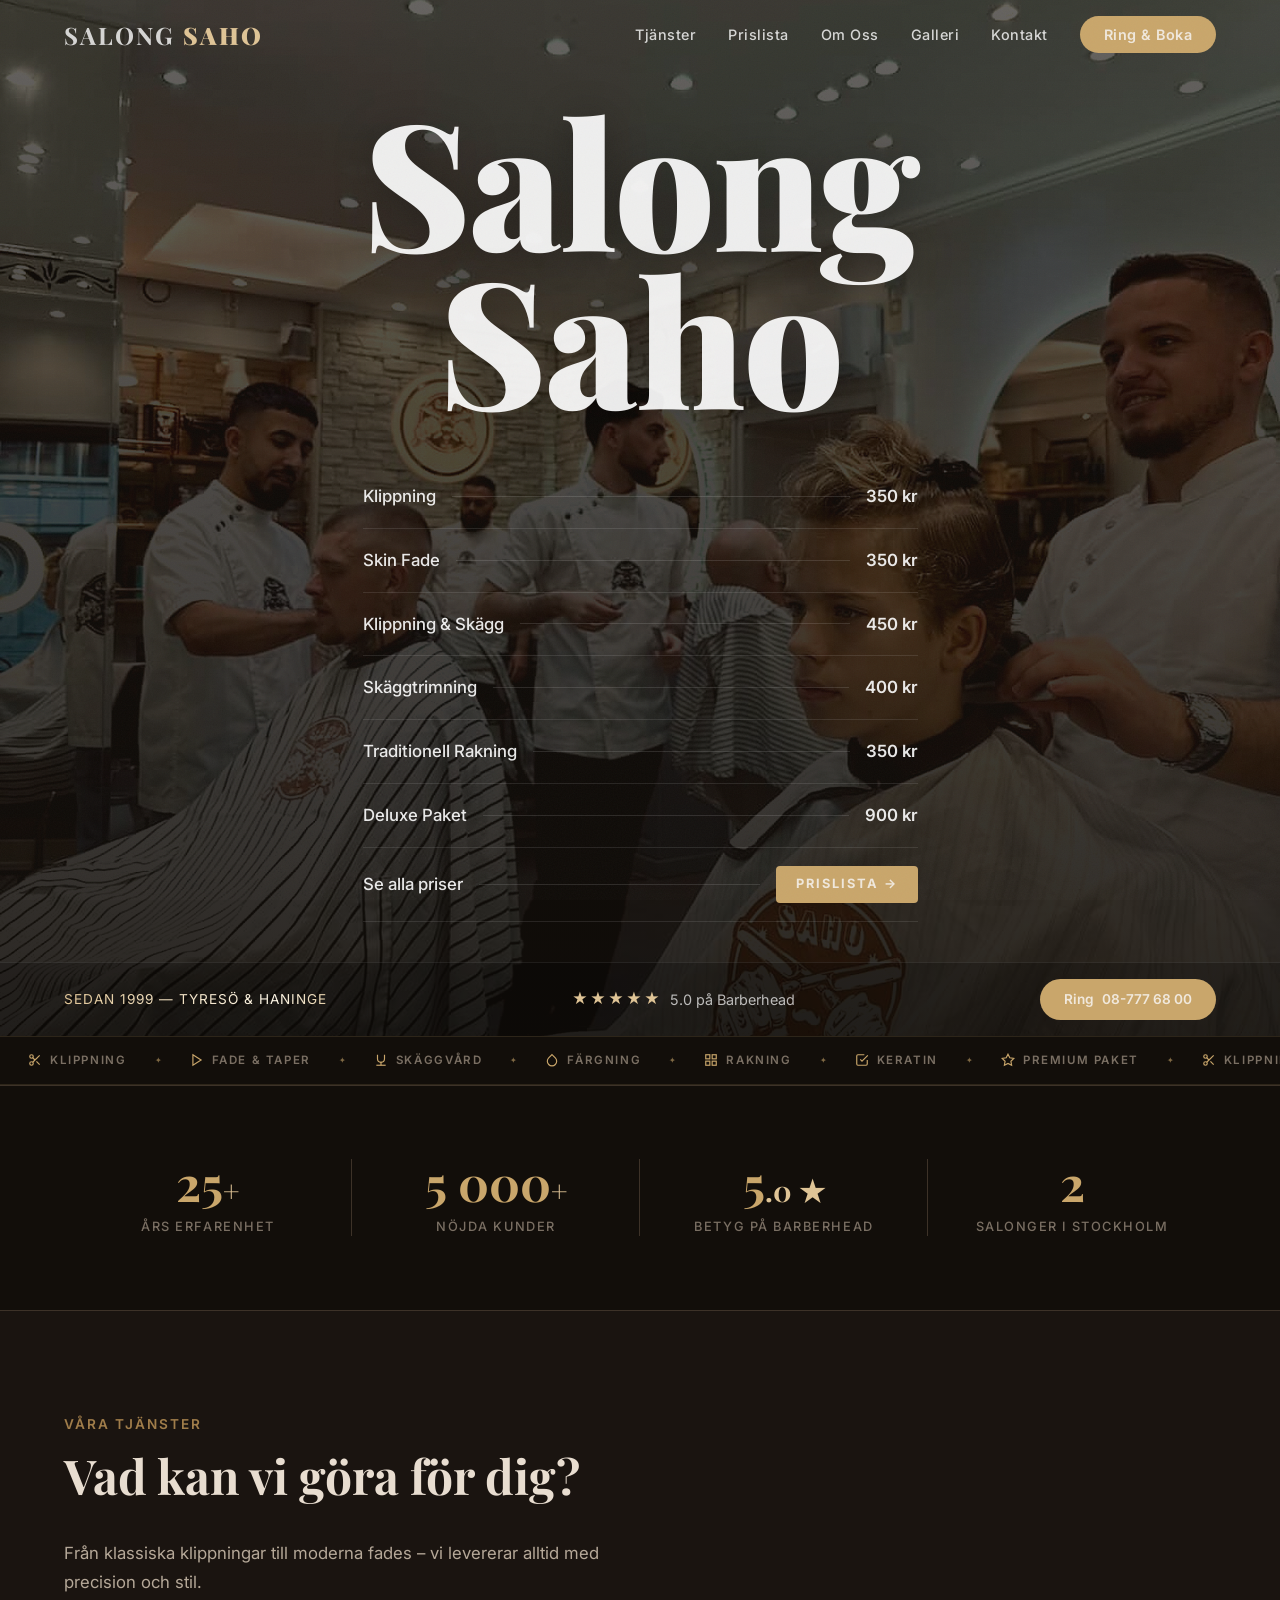
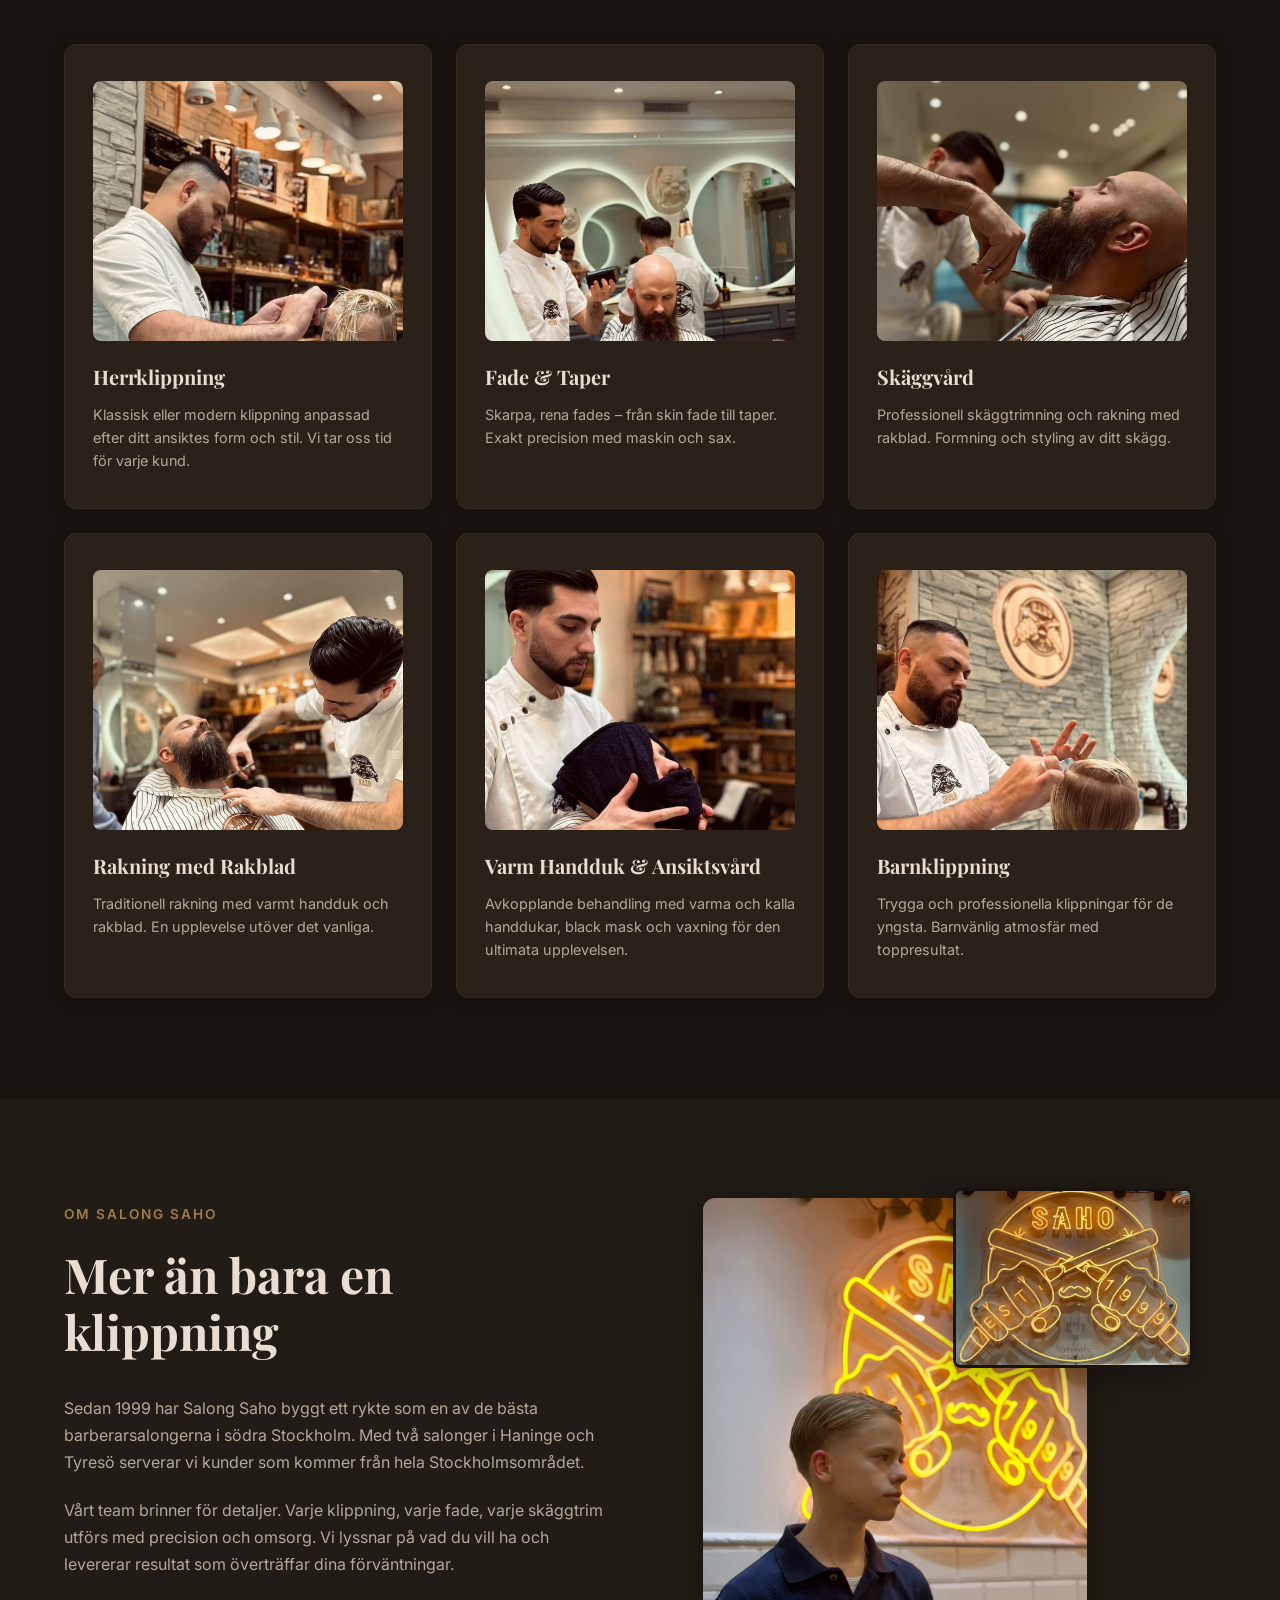
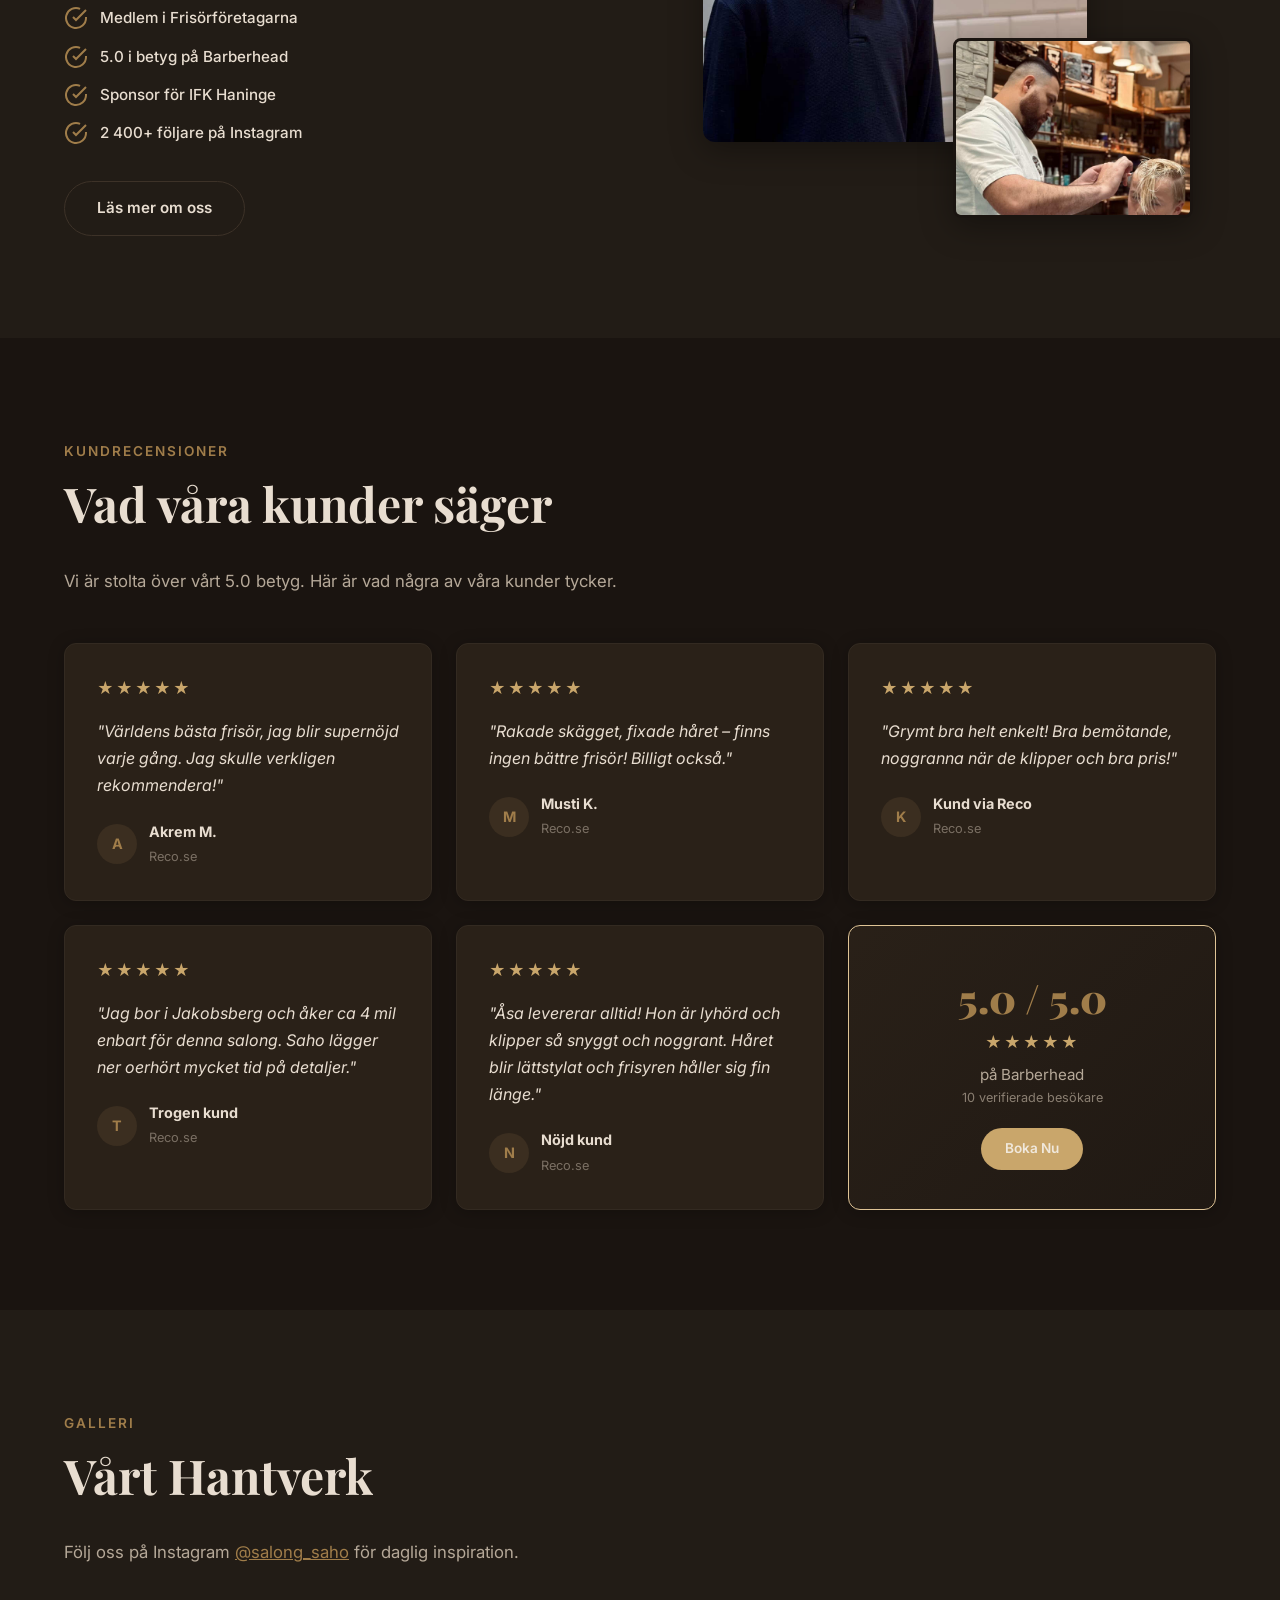
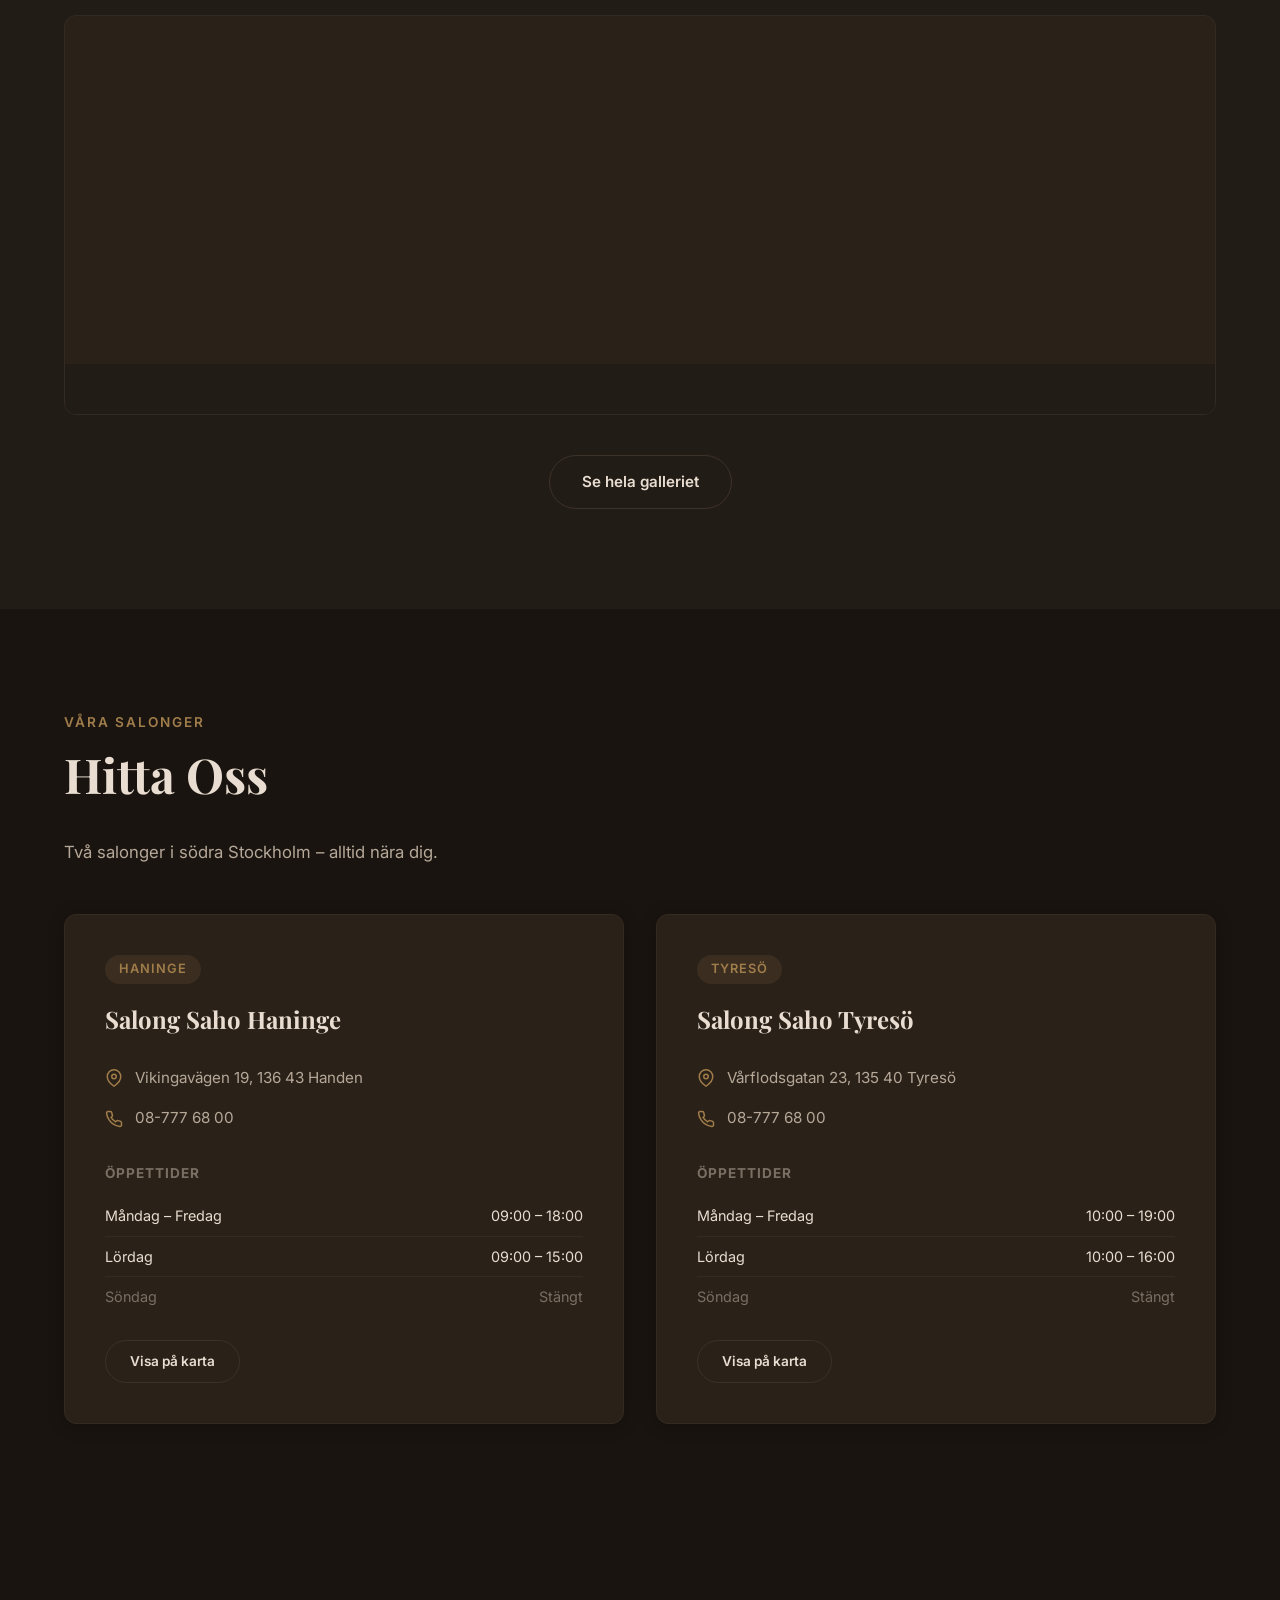
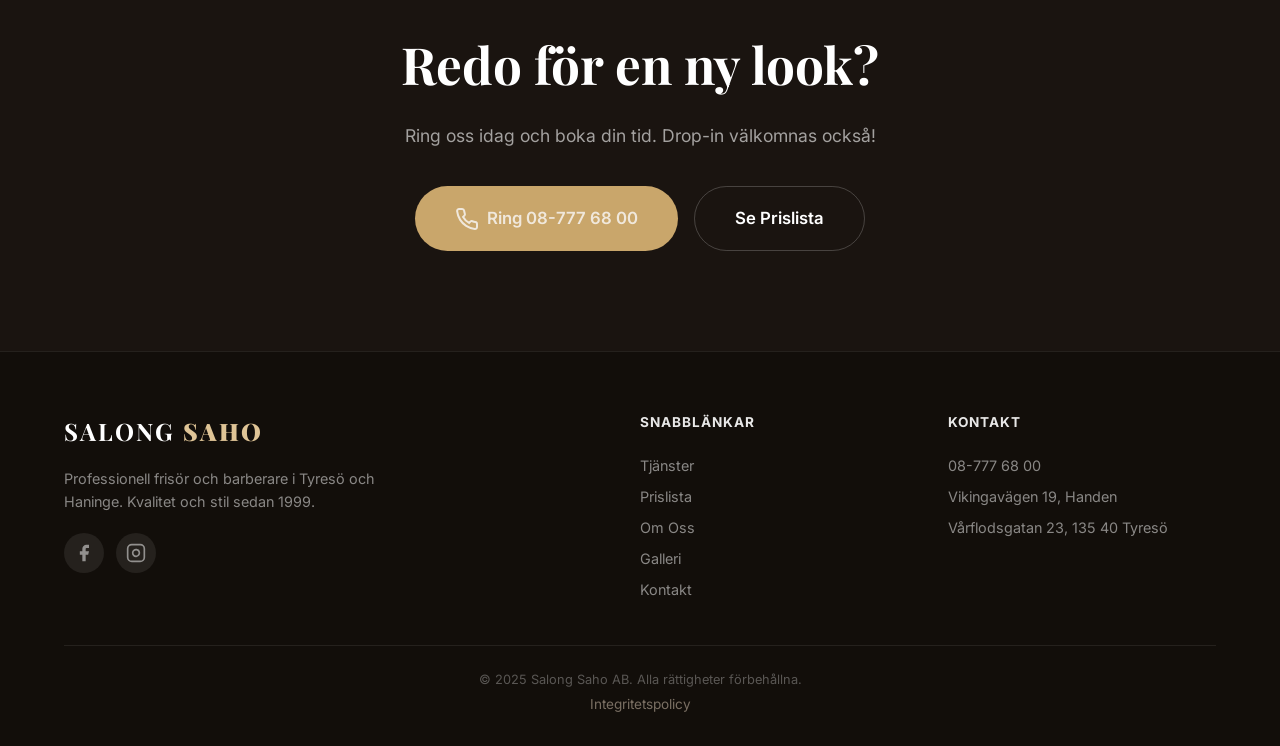
<file: index.html>
<!DOCTYPE html>
<html lang="sv">
<head>
    <meta charset="UTF-8">
    <meta name="viewport" content="width=device-width, initial-scale=1.0">
    <title>Salong Saho | Frisör & Barberare i Tyresö & Haninge</title>
    <meta name="description" content="Salong Saho – din frisör och barberare i Tyresö och Haninge. Klippning, skäggvård, fade, färgning och keratinbehandling. Boka din tid idag!">
    <meta name="keywords" content="frisör tyresö, barberare haninge, salong saho, herrklippning, fade, skäggvård, handen frisör">
    <meta property="og:title" content="Salong Saho | Frisör & Barberare i Tyresö & Haninge">
    <meta property="og:description" content="Professionell frisör och barberare med två salonger. 5/5 stjärnor på Barberhead. Boka din tid!">
    <meta property="og:type" content="website">
    <meta property="og:image" content="https://saho-salong.vercel.app/images/hero-bg.jpeg">
    <link rel="preconnect" href="https://fonts.googleapis.com">
    <link rel="preconnect" href="https://fonts.gstatic.com" crossorigin>
    <link href="https://fonts.googleapis.com/css2?family=Playfair+Display:wght@400;700;900&family=Inter:wght@300;400;500;600;700&display=swap" rel="stylesheet">
    <link rel="icon" type="image/svg+xml" href="favicon.svg">
    <link rel="stylesheet" href="style.css">
    <script type="application/ld+json">
    {
        "@context": "https://schema.org",
        "@type": "BarberShop",
        "name": "Salong Saho",
        "url": "https://saho-salong.vercel.app",
        "telephone": "+4687776800",
        "image": "https://saho-salong.vercel.app/images/hero-bg.jpeg",
        "priceRange": "$$",
        "aggregateRating": {
            "@type": "AggregateRating",
            "ratingValue": "5.0",
            "reviewCount": "10",
            "bestRating": "5"
        },
        "address": [
            {
                "@type": "PostalAddress",
                "streetAddress": "Vikingavägen 19",
                "addressLocality": "Handen",
                "postalCode": "136 43",
                "addressCountry": "SE"
            },
            {
                "@type": "PostalAddress",
                "streetAddress": "Vårflodsgatan 23",
                "addressLocality": "Tyresö",
                "postalCode": "135 40",
                "addressCountry": "SE"
            }
        ],
        "openingHoursSpecification": [
            {
                "@type": "OpeningHoursSpecification",
                "dayOfWeek": ["Monday","Tuesday","Wednesday","Thursday","Friday"],
                "opens": "09:00",
                "closes": "19:00"
            },
            {
                "@type": "OpeningHoursSpecification",
                "dayOfWeek": "Saturday",
                "opens": "09:00",
                "closes": "16:00"
            }
        ]
    }
    </script>
</head>
<body>
    <!-- Navigation -->
    <nav class="navbar" id="navbar">
        <div class="container nav-container">
            <a href="/" class="logo">
                <span class="logo-text">SALONG</span>
                <span class="logo-accent">SAHO</span>
            </a>
            <button class="nav-toggle" id="navToggle" aria-label="Meny">
                <span></span><span></span><span></span>
            </button>
            <ul class="nav-links" id="navLinks">
                <li><a href="#tjanster">Tjänster</a></li>
                <li><a href="/prislista">Prislista</a></li>
                <li><a href="/om-oss">Om Oss</a></li>
                <li><a href="/galleri">Galleri</a></li>
                <li><a href="/kontakt">Kontakt</a></li>
                <li><a href="tel:+4687776800" class="nav-cta">Ring & Boka</a></li>
            </ul>
        </div>
    </nav>

    <!-- Hero Section -->
    <header class="hero" id="hero">
        <div class="hero-bg-image" aria-hidden="true"></div>
        <div class="hero-overlay"></div>
        <div class="container hero-content">
            <div class="hero-title-area">
                <h1 class="hero-big-title">
                    <span>Salong</span>
                    <span>Saho</span>
                </h1>
            </div>
            <div class="hero-service-list">
                <div class="hero-service-row">
                    <span class="hero-service-name">Klippning</span>
                    <span class="hero-service-line"></span>
                    <span class="hero-service-price">350 kr</span>
                </div>
                <div class="hero-service-row">
                    <span class="hero-service-name">Skin Fade</span>
                    <span class="hero-service-line"></span>
                    <span class="hero-service-price">350 kr</span>
                </div>
                <div class="hero-service-row">
                    <span class="hero-service-name">Klippning & Skägg</span>
                    <span class="hero-service-line"></span>
                    <span class="hero-service-price">450 kr</span>
                </div>
                <div class="hero-service-row">
                    <span class="hero-service-name">Skäggtrimning</span>
                    <span class="hero-service-line"></span>
                    <span class="hero-service-price">400 kr</span>
                </div>
                <div class="hero-service-row">
                    <span class="hero-service-name">Traditionell Rakning</span>
                    <span class="hero-service-line"></span>
                    <span class="hero-service-price">350 kr</span>
                </div>
                <div class="hero-service-row">
                    <span class="hero-service-name">Deluxe Paket</span>
                    <span class="hero-service-line"></span>
                    <span class="hero-service-price">900 kr</span>
                </div>
                <div class="hero-service-row">
                    <span class="hero-service-name">Se alla priser</span>
                    <span class="hero-service-line"></span>
                    <a href="/prislista" class="hero-book-btn">PRISLISTA &rarr;</a>
                </div>
            </div>
        </div>
        <div class="hero-bottom-bar">
            <div class="container hero-bottom-inner">
                <span class="hero-tagline">Sedan 1999 &mdash; Tyresö & Haninge</span>
                <div class="hero-rating">
                    <span class="stars">★★★★★</span>
                    <span>5.0 på Barberhead</span>
                </div>
                <a href="tel:+4687776800" class="btn btn-primary btn-small">Ring<span class="btn-number"> 08-777 68 00</span></a>
            </div>
        </div>
    </header>

    <!-- Service Ticker -->
    <div class="service-ticker" aria-hidden="true">
        <div class="ticker-track">
            <span class="ticker-item"><svg width="14" height="14" viewBox="0 0 24 24" fill="none" stroke="currentColor" stroke-width="2"><circle cx="6" cy="6" r="3"/><circle cx="6" cy="18" r="3"/><line x1="20" y1="4" x2="8.12" y2="15.88"/><line x1="14.47" y1="14.48" x2="20" y2="20"/><line x1="8.12" y1="8.12" x2="12" y2="12"/></svg>Klippning</span>
            <span class="ticker-dot">✦</span>
            <span class="ticker-item"><svg width="14" height="14" viewBox="0 0 24 24" fill="none" stroke="currentColor" stroke-width="2"><path d="M5 3l14 9-14 9V3z"/></svg>Fade & Taper</span>
            <span class="ticker-dot">✦</span>
            <span class="ticker-item"><svg width="14" height="14" viewBox="0 0 24 24" fill="none" stroke="currentColor" stroke-width="2"><path d="M6 3v7a6 6 0 0 0 6 6 6 6 0 0 0 6-6V3"/><line x1="4" y1="21" x2="20" y2="21"/><line x1="12" y1="15" x2="12" y2="21"/></svg>Skäggvård</span>
            <span class="ticker-dot">✦</span>
            <span class="ticker-item"><svg width="14" height="14" viewBox="0 0 24 24" fill="none" stroke="currentColor" stroke-width="2"><path d="M12 2.69l5.66 5.66a8 8 0 1 1-11.31 0z"/></svg>Färgning</span>
            <span class="ticker-dot">✦</span>
            <span class="ticker-item"><svg width="14" height="14" viewBox="0 0 24 24" fill="none" stroke="currentColor" stroke-width="2"><rect x="3" y="3" width="7" height="7"/><rect x="14" y="3" width="7" height="7"/><rect x="3" y="14" width="7" height="7"/><rect x="14" y="14" width="7" height="7"/></svg>Rakning</span>
            <span class="ticker-dot">✦</span>
            <span class="ticker-item"><svg width="14" height="14" viewBox="0 0 24 24" fill="none" stroke="currentColor" stroke-width="2"><path d="M9 11l3 3L22 4"/><path d="M21 12v7a2 2 0 0 1-2 2H5a2 2 0 0 1-2-2V5a2 2 0 0 1 2-2h11"/></svg>Keratin</span>
            <span class="ticker-dot">✦</span>
            <span class="ticker-item"><svg width="14" height="14" viewBox="0 0 24 24" fill="none" stroke="currentColor" stroke-width="2"><polygon points="12 2 15.09 8.26 22 9.27 17 14.14 18.18 21.02 12 17.77 5.82 21.02 7 14.14 2 9.27 8.91 8.26 12 2"/></svg>Premium Paket</span>
            <span class="ticker-dot">✦</span>
            <!-- duplicate for seamless loop -->
            <span class="ticker-item"><svg width="14" height="14" viewBox="0 0 24 24" fill="none" stroke="currentColor" stroke-width="2"><circle cx="6" cy="6" r="3"/><circle cx="6" cy="18" r="3"/><line x1="20" y1="4" x2="8.12" y2="15.88"/><line x1="14.47" y1="14.48" x2="20" y2="20"/><line x1="8.12" y1="8.12" x2="12" y2="12"/></svg>Klippning</span>
            <span class="ticker-dot">✦</span>
            <span class="ticker-item"><svg width="14" height="14" viewBox="0 0 24 24" fill="none" stroke="currentColor" stroke-width="2"><path d="M5 3l14 9-14 9V3z"/></svg>Fade & Taper</span>
            <span class="ticker-dot">✦</span>
            <span class="ticker-item"><svg width="14" height="14" viewBox="0 0 24 24" fill="none" stroke="currentColor" stroke-width="2"><path d="M6 3v7a6 6 0 0 0 6 6 6 6 0 0 0 6-6V3"/><line x1="4" y1="21" x2="20" y2="21"/><line x1="12" y1="15" x2="12" y2="21"/></svg>Skäggvård</span>
            <span class="ticker-dot">✦</span>
            <span class="ticker-item"><svg width="14" height="14" viewBox="0 0 24 24" fill="none" stroke="currentColor" stroke-width="2"><path d="M12 2.69l5.66 5.66a8 8 0 1 1-11.31 0z"/></svg>Färgning</span>
            <span class="ticker-dot">✦</span>
            <span class="ticker-item"><svg width="14" height="14" viewBox="0 0 24 24" fill="none" stroke="currentColor" stroke-width="2"><rect x="3" y="3" width="7" height="7"/><rect x="14" y="3" width="7" height="7"/><rect x="3" y="14" width="7" height="7"/><rect x="14" y="14" width="7" height="7"/></svg>Rakning</span>
            <span class="ticker-dot">✦</span>
            <span class="ticker-item"><svg width="14" height="14" viewBox="0 0 24 24" fill="none" stroke="currentColor" stroke-width="2"><path d="M9 11l3 3L22 4"/><path d="M21 12v7a2 2 0 0 1-2 2H5a2 2 0 0 1-2-2V5a2 2 0 0 1 2-2h11"/></svg>Keratin</span>
            <span class="ticker-dot">✦</span>
            <span class="ticker-item"><svg width="14" height="14" viewBox="0 0 24 24" fill="none" stroke="currentColor" stroke-width="2"><polygon points="12 2 15.09 8.26 22 9.27 17 14.14 18.18 21.02 12 17.77 5.82 21.02 7 14.14 2 9.27 8.91 8.26 12 2"/></svg>Premium Paket</span>
            <span class="ticker-dot">✦</span>
        </div>
    </div>

    <!-- Stats Section -->
    <section class="stats-section">
        <div class="container">
            <div class="stats-grid">
                <div class="stat-item">
                    <span class="stat-number" data-target="25">0</span><span class="stat-suffix">+</span>
                    <span class="stat-label">Års erfarenhet</span>
                </div>
                <div class="stat-item">
                    <span class="stat-number" data-target="5000">0</span><span class="stat-suffix">+</span>
                    <span class="stat-label">Nöjda kunder</span>
                </div>
                <div class="stat-item">
                    <span class="stat-number" data-target="5">0</span><span class="stat-suffix">.0 ★</span>
                    <span class="stat-label">Betyg på Barberhead</span>
                </div>
                <div class="stat-item">
                    <span class="stat-number" data-target="2">0</span><span class="stat-suffix"></span>
                    <span class="stat-label">Salonger i Stockholm</span>
                </div>
            </div>
        </div>
    </section>

    <!-- Services Section -->
    <section class="section" id="tjanster">
        <div class="container">
            <span class="section-tag">Våra Tjänster</span>
            <h2 class="section-title">Vad kan vi göra för dig?</h2>
            <p class="section-desc">Från klassiska klippningar till moderna fades – vi levererar alltid med precision och stil.</p>
            <div class="services-grid">
                <div class="service-card">
                    <div class="service-img">
                        <img src="images/bBL2uVg.jpeg" alt="Herrklippning på Salong Saho" loading="lazy" style="object-position: center 25%">
                    </div>
                    <h3>Herrklippning</h3>
                    <p>Klassisk eller modern klippning anpassad efter ditt ansiktes form och stil. Vi tar oss tid för varje kund.</p>
                </div>
                <div class="service-card">
                    <div class="service-img">
                        <img src="images/wH2TBpO.jpeg" alt="Skin fade klippning" loading="lazy" style="object-position: center 40%">
                    </div>
                    <h3>Fade & Taper</h3>
                    <p>Skarpa, rena fades – från skin fade till taper. Exakt precision med maskin och sax.</p>
                </div>
                <div class="service-card">
                    <div class="service-img">
                        <img src="images/TRkuQHp.jpeg" alt="Skäggvård och trimning" loading="lazy" style="object-position: center 35%">
                    </div>
                    <h3>Skäggvård</h3>
                    <p>Professionell skäggtrimning och rakning med rakblad. Formning och styling av ditt skägg.</p>
                </div>
                <div class="service-card">
                    <div class="service-img">
                        <img src="images/6W3kKSn.jpeg" alt="Traditionell rakning med rakblad" loading="lazy" style="object-position: center 40%">
                    </div>
                    <h3>Rakning med Rakblad</h3>
                    <p>Traditionell rakning med varmt handduk och rakblad. En upplevelse utöver det vanliga.</p>
                </div>
                <div class="service-card">
                    <div class="service-img">
                        <img src="images/MeSCxEs.jpeg" alt="Varm handduk behandling" loading="lazy" style="object-position: center 30%">
                    </div>
                    <h3>Varm Handduk & Ansiktsvård</h3>
                    <p>Avkopplande behandling med varma och kalla handdukar, black mask och vaxning för den ultimata upplevelsen.</p>
                </div>
                <div class="service-card">
                    <div class="service-img">
                        <img src="images/AyYGAXL.jpeg" alt="Barnklippning på Salong Saho" loading="lazy" style="object-position: center 30%">
                    </div>
                    <h3>Barnklippning</h3>
                    <p>Trygga och professionella klippningar för de yngsta. Barnvänlig atmosfär med toppresultat.</p>
                </div>
            </div>
        </div>
    </section>

    <!-- About Section -->
    <section class="section section-alt" id="om-oss">
        <div class="container">
            <div class="about-grid">
                <div class="about-content">
                    <span class="section-tag">Om Salong Saho</span>
                    <h2 class="section-title">Mer än bara en klippning</h2>
                    <p>Sedan 1999 har Salong Saho byggt ett rykte som en av de bästa barberarsalongerna i södra Stockholm. Med två salonger i Haninge och Tyresö serverar vi kunder som kommer från hela Stockholmsområdet.</p>
                    <p>Vårt team brinner för detaljer. Varje klippning, varje fade, varje skäggtrim utförs med precision och omsorg. Vi lyssnar på vad du vill ha och levererar resultat som överträffar dina förväntningar.</p>
                    <div class="about-features">
                        <div class="feature">
                            <svg aria-hidden="true" width="24" height="24" viewBox="0 0 24 24" fill="none" stroke="currentColor" stroke-width="2"><path d="M22 11.08V12a10 10 0 1 1-5.93-9.14"/><polyline points="22 4 12 14.01 9 11.01"/></svg>
                            <span>Medlem i Frisörföretagarna</span>
                        </div>
                        <div class="feature">
                            <svg aria-hidden="true" width="24" height="24" viewBox="0 0 24 24" fill="none" stroke="currentColor" stroke-width="2"><path d="M22 11.08V12a10 10 0 1 1-5.93-9.14"/><polyline points="22 4 12 14.01 9 11.01"/></svg>
                            <span>5.0 i betyg på Barberhead</span>
                        </div>
                        <div class="feature">
                            <svg aria-hidden="true" width="24" height="24" viewBox="0 0 24 24" fill="none" stroke="currentColor" stroke-width="2"><path d="M22 11.08V12a10 10 0 1 1-5.93-9.14"/><polyline points="22 4 12 14.01 9 11.01"/></svg>
                            <span>Sponsor för IFK Haninge</span>
                        </div>
                        <div class="feature">
                            <svg aria-hidden="true" width="24" height="24" viewBox="0 0 24 24" fill="none" stroke="currentColor" stroke-width="2"><path d="M22 11.08V12a10 10 0 1 1-5.93-9.14"/><polyline points="22 4 12 14.01 9 11.01"/></svg>
                            <span>2 400+ följare på Instagram</span>
                        </div>
                    </div>
                    <a href="/om-oss" class="btn btn-outline">Läs mer om oss</a>
                </div>
                <div class="about-image">
                    <div class="about-photo-collage">
                        <div class="about-photo-main">
                            <img src="images/Fu6QAl2.jpeg" alt="Saho – ägare av Salong Saho" loading="lazy">
                        </div>
                        <div class="about-photo-small about-photo-top">
                            <img src="images/9bpIM47.jpeg" alt="Salong Saho neon skylt" loading="lazy">
                        </div>
                        <div class="about-photo-small about-photo-bottom">
                            <img src="images/bBL2uVg.jpeg" alt="Teamet på Salong Saho" loading="lazy">
                        </div>
                    </div>
                </div>
            </div>
        </div>
    </section>

    <!-- Reviews Section -->
    <section class="section" id="omdomen">
        <div class="container">
            <span class="section-tag">Kundrecensioner</span>
            <h2 class="section-title">Vad våra kunder säger</h2>
            <p class="section-desc">Vi är stolta över vårt 5.0 betyg. Här är vad några av våra kunder tycker.</p>
            <div class="reviews-grid">
                <div class="review-card">
                    <div class="review-stars">★★★★★</div>
                    <p class="review-text">"Världens bästa frisör, jag blir supernöjd varje gång. Jag skulle verkligen rekommendera!"</p>
                    <div class="review-author">
                        <div class="review-avatar">A</div>
                        <div><strong>Akrem M.</strong><span>Reco.se</span></div>
                    </div>
                </div>
                <div class="review-card">
                    <div class="review-stars">★★★★★</div>
                    <p class="review-text">"Rakade skägget, fixade håret – finns ingen bättre frisör! Billigt också."</p>
                    <div class="review-author">
                        <div class="review-avatar">M</div>
                        <div><strong>Musti K.</strong><span>Reco.se</span></div>
                    </div>
                </div>
                <div class="review-card">
                    <div class="review-stars">★★★★★</div>
                    <p class="review-text">"Grymt bra helt enkelt! Bra bemötande, noggranna när de klipper och bra pris!"</p>
                    <div class="review-author">
                        <div class="review-avatar">K</div>
                        <div><strong>Kund via Reco</strong><span>Reco.se</span></div>
                    </div>
                </div>
                <div class="review-card">
                    <div class="review-stars">★★★★★</div>
                    <p class="review-text">"Jag bor i Jakobsberg och åker ca 4 mil enbart för denna salong. Saho lägger ner oerhört mycket tid på detaljer."</p>
                    <div class="review-author">
                        <div class="review-avatar">T</div>
                        <div><strong>Trogen kund</strong><span>Reco.se</span></div>
                    </div>
                </div>
                <div class="review-card">
                    <div class="review-stars">★★★★★</div>
                    <p class="review-text">"Åsa levererar alltid! Hon är lyhörd och klipper så snyggt och noggrant. Håret blir lättstylat och frisyren håller sig fin länge."</p>
                    <div class="review-author">
                        <div class="review-avatar">N</div>
                        <div><strong>Nöjd kund</strong><span>Reco.se</span></div>
                    </div>
                </div>
                <div class="review-card review-card-cta">
                    <div class="review-cta-content">
                        <h3>5.0 / 5.0</h3>
                        <div class="review-stars">★★★★★</div>
                        <p>på Barberhead<br><small>10 verifierade besökare</small></p>
                        <a href="tel:+4687776800" class="btn btn-primary btn-small">Boka Nu</a>
                    </div>
                </div>
            </div>
        </div>
    </section>

    <!-- Gallery / Instagram Section -->
    <section class="section section-alt" id="galleri">
        <div class="container">
            <span class="section-tag">Galleri</span>
            <h2 class="section-title">Vårt Hantverk</h2>
            <p class="section-desc">Följ oss på Instagram <a href="https://www.instagram.com/salong_saho/" target="_blank" rel="noopener">@salong_saho</a> för daglig inspiration.</p>
            <div class="instagram-feed" id="instagram-feed">
                <div class="elfsight-app-5833ded4-6509-4c9d-b3d4-58c90ea82b96" data-elfsight-app-lazy></div>
            </div>
            <div class="gallery-cta">
                <a href="/galleri" class="btn btn-outline">Se hela galleriet</a>
            </div>
        </div>
    </section>

    <!-- Locations Section -->
    <section class="section" id="hitta-oss">
        <div class="container">
            <span class="section-tag">Våra Salonger</span>
            <h2 class="section-title">Hitta Oss</h2>
            <p class="section-desc">Två salonger i södra Stockholm – alltid nära dig.</p>
            <div class="locations-grid">
                <div class="location-card">
                    <div class="location-badge">Haninge</div>
                    <h3>Salong Saho Haninge</h3>
                    <div class="location-info">
                        <div class="info-row">
                            <svg aria-hidden="true" width="18" height="18" viewBox="0 0 24 24" fill="none" stroke="currentColor" stroke-width="2"><path d="M21 10c0 7-9 13-9 13s-9-6-9-13a9 9 0 0 1 18 0z"/><circle cx="12" cy="10" r="3"/></svg>
                            <span>Vikingavägen 19, 136 43 Handen</span>
                        </div>
                        <div class="info-row">
                            <svg aria-hidden="true" width="18" height="18" viewBox="0 0 24 24" fill="none" stroke="currentColor" stroke-width="2"><path d="M22 16.92v3a2 2 0 0 1-2.18 2 19.79 19.79 0 0 1-8.63-3.07 19.5 19.5 0 0 1-6-6 19.79 19.79 0 0 1-3.07-8.67A2 2 0 0 1 4.11 2h3a2 2 0 0 1 2 1.72c.127.96.361 1.903.7 2.81a2 2 0 0 1-.45 2.11L8.09 9.91a16 16 0 0 0 6 6l1.27-1.27a2 2 0 0 1 2.11-.45c.907.339 1.85.573 2.81.7A2 2 0 0 1 22 16.92z"/></svg>
                            <a href="tel:+4687776800">08-777 68 00</a>
                        </div>
                    </div>
                    <div class="hours-table">
                        <h4>Öppettider</h4>
                        <div class="hours-row"><span>Måndag – Fredag</span><span>09:00 – 18:00</span></div>
                        <div class="hours-row"><span>Lördag</span><span>09:00 – 15:00</span></div>
                        <div class="hours-row hours-closed"><span>Söndag</span><span>Stängt</span></div>
                    </div>
                    <a href="https://maps.google.com/?q=Vikingavägen+19+Handen" target="_blank" rel="noopener" class="btn btn-outline btn-small">Visa på karta</a>
                </div>
                <div class="location-card">
                    <div class="location-badge">Tyresö</div>
                    <h3>Salong Saho Tyresö</h3>
                    <div class="location-info">
                        <div class="info-row">
                            <svg aria-hidden="true" width="18" height="18" viewBox="0 0 24 24" fill="none" stroke="currentColor" stroke-width="2"><path d="M21 10c0 7-9 13-9 13s-9-6-9-13a9 9 0 0 1 18 0z"/><circle cx="12" cy="10" r="3"/></svg>
                            <span>Vårflodsgatan 23, 135 40 Tyresö</span>
                        </div>
                        <div class="info-row">
                            <svg aria-hidden="true" width="18" height="18" viewBox="0 0 24 24" fill="none" stroke="currentColor" stroke-width="2"><path d="M22 16.92v3a2 2 0 0 1-2.18 2 19.79 19.79 0 0 1-8.63-3.07 19.5 19.5 0 0 1-6-6 19.79 19.79 0 0 1-3.07-8.67A2 2 0 0 1 4.11 2h3a2 2 0 0 1 2 1.72c.127.96.361 1.903.7 2.81a2 2 0 0 1-.45 2.11L8.09 9.91a16 16 0 0 0 6 6l1.27-1.27a2 2 0 0 1 2.11-.45c.907.339 1.85.573 2.81.7A2 2 0 0 1 22 16.92z"/></svg>
                            <a href="tel:+4687776800">08-777 68 00</a>
                        </div>
                    </div>
                    <div class="hours-table">
                        <h4>Öppettider</h4>
                        <div class="hours-row"><span>Måndag – Fredag</span><span>10:00 – 19:00</span></div>
                        <div class="hours-row"><span>Lördag</span><span>10:00 – 16:00</span></div>
                        <div class="hours-row hours-closed"><span>Söndag</span><span>Stängt</span></div>
                    </div>
                    <a href="https://maps.google.com/?q=Vårflodsgatan+23+Tyresö" target="_blank" rel="noopener" class="btn btn-outline btn-small">Visa på karta</a>
                </div>
            </div>
        </div>
    </section>

    <!-- CTA Section -->
    <section class="cta-section">
        <div class="container">
            <h2>Redo för en ny look?</h2>
            <p>Ring oss idag och boka din tid. Drop-in välkomnas också!</p>
            <div class="cta-actions">
                <a href="tel:+4687776800" class="btn btn-primary btn-large">
                    <svg aria-hidden="true" width="24" height="24" viewBox="0 0 24 24" fill="none" stroke="currentColor" stroke-width="2"><path d="M22 16.92v3a2 2 0 0 1-2.18 2 19.79 19.79 0 0 1-8.63-3.07 19.5 19.5 0 0 1-6-6 19.79 19.79 0 0 1-3.07-8.67A2 2 0 0 1 4.11 2h3a2 2 0 0 1 2 1.72c.127.96.361 1.903.7 2.81a2 2 0 0 1-.45 2.11L8.09 9.91a16 16 0 0 0 6 6l1.27-1.27a2 2 0 0 1 2.11-.45c.907.339 1.85.573 2.81.7A2 2 0 0 1 22 16.92z"/></svg>
                    Ring 08-777 68 00
                </a>
                <a href="/prislista" class="btn btn-outline btn-large">Se Prislista</a>
            </div>
        </div>
    </section>

    <!-- Footer -->
    <footer class="footer">
        <div class="container">
            <div class="footer-grid">
                <div class="footer-brand">
                    <a href="/" class="logo">
                        <span class="logo-text">SALONG</span>
                        <span class="logo-accent">SAHO</span>
                    </a>
                    <p>Professionell frisör och barberare i Tyresö och Haninge. Kvalitet och stil sedan 1999.</p>
                    <div class="social-links">
                        <a href="https://www.facebook.com/salongsaho/" target="_blank" rel="noopener" aria-label="Facebook">
                            <svg aria-hidden="true" width="20" height="20" viewBox="0 0 24 24" fill="currentColor"><path d="M18 2h-3a5 5 0 0 0-5 5v3H7v4h3v8h4v-8h3l1-4h-4V7a1 1 0 0 1 1-1h3z"/></svg>
                        </a>
                        <a href="https://www.instagram.com/salong_saho/" target="_blank" rel="noopener" aria-label="Instagram">
                            <svg aria-hidden="true" width="20" height="20" viewBox="0 0 24 24" fill="none" stroke="currentColor" stroke-width="2"><rect x="2" y="2" width="20" height="20" rx="5" ry="5"/><path d="M16 11.37A4 4 0 1 1 12.63 8 4 4 0 0 1 16 11.37z"/><line x1="17.5" y1="6.5" x2="17.51" y2="6.5"/></svg>
                        </a>
                    </div>
                </div>
                <div class="footer-links">
                    <h4>Snabblänkar</h4>
                    <a href="#tjanster">Tjänster</a>
                    <a href="/prislista">Prislista</a>
                    <a href="/om-oss">Om Oss</a>
                    <a href="/galleri">Galleri</a>
                    <a href="/kontakt">Kontakt</a>
                </div>
                <div class="footer-contact">
                    <h4>Kontakt</h4>
                    <a href="tel:+4687776800">08-777 68 00</a>
                    <p>Vikingavägen 19, Handen</p>
                    <p>Vårflodsgatan 23, 135 40 Tyresö</p>
                </div>
            </div>
            <div class="footer-bottom">
                <p>&copy; 2025 Salong Saho AB. Alla rättigheter förbehållna.</p>
                <a href="/integritetspolicy" style="color: var(--text-muted); font-size: 0.85rem;">Integritetspolicy</a>
            </div>
        </div>
    </footer>

    <script src="https://static.elfsight.com/platform/platform.js" async></script>
    <script src="script.js"></script>
    <a href="tel:+4687776800" class="mobile-cta-btn" aria-label="Ring och boka tid"><svg aria-hidden="true" width="18" height="18" viewBox="0 0 24 24" fill="none" stroke="currentColor" stroke-width="2"><path d="M22 16.92v3a2 2 0 0 1-2.18 2 19.79 19.79 0 0 1-8.63-3.07 19.5 19.5 0 0 1-6-6 19.79 19.79 0 0 1-3.07-8.67A2 2 0 0 1 4.11 2h3a2 2 0 0 1 2 1.72c.127.96.361 1.903.7 2.81a2 2 0 0 1-.45 2.11L8.09 9.91a16 16 0 0 0 6 6l1.27-1.27a2 2 0 0 1 2.11-.45c.907.339 1.85.573 2.81.7A2 2 0 0 1 22 16.92z"/></svg> Boka tid</a>
</body>
</html>
</file>
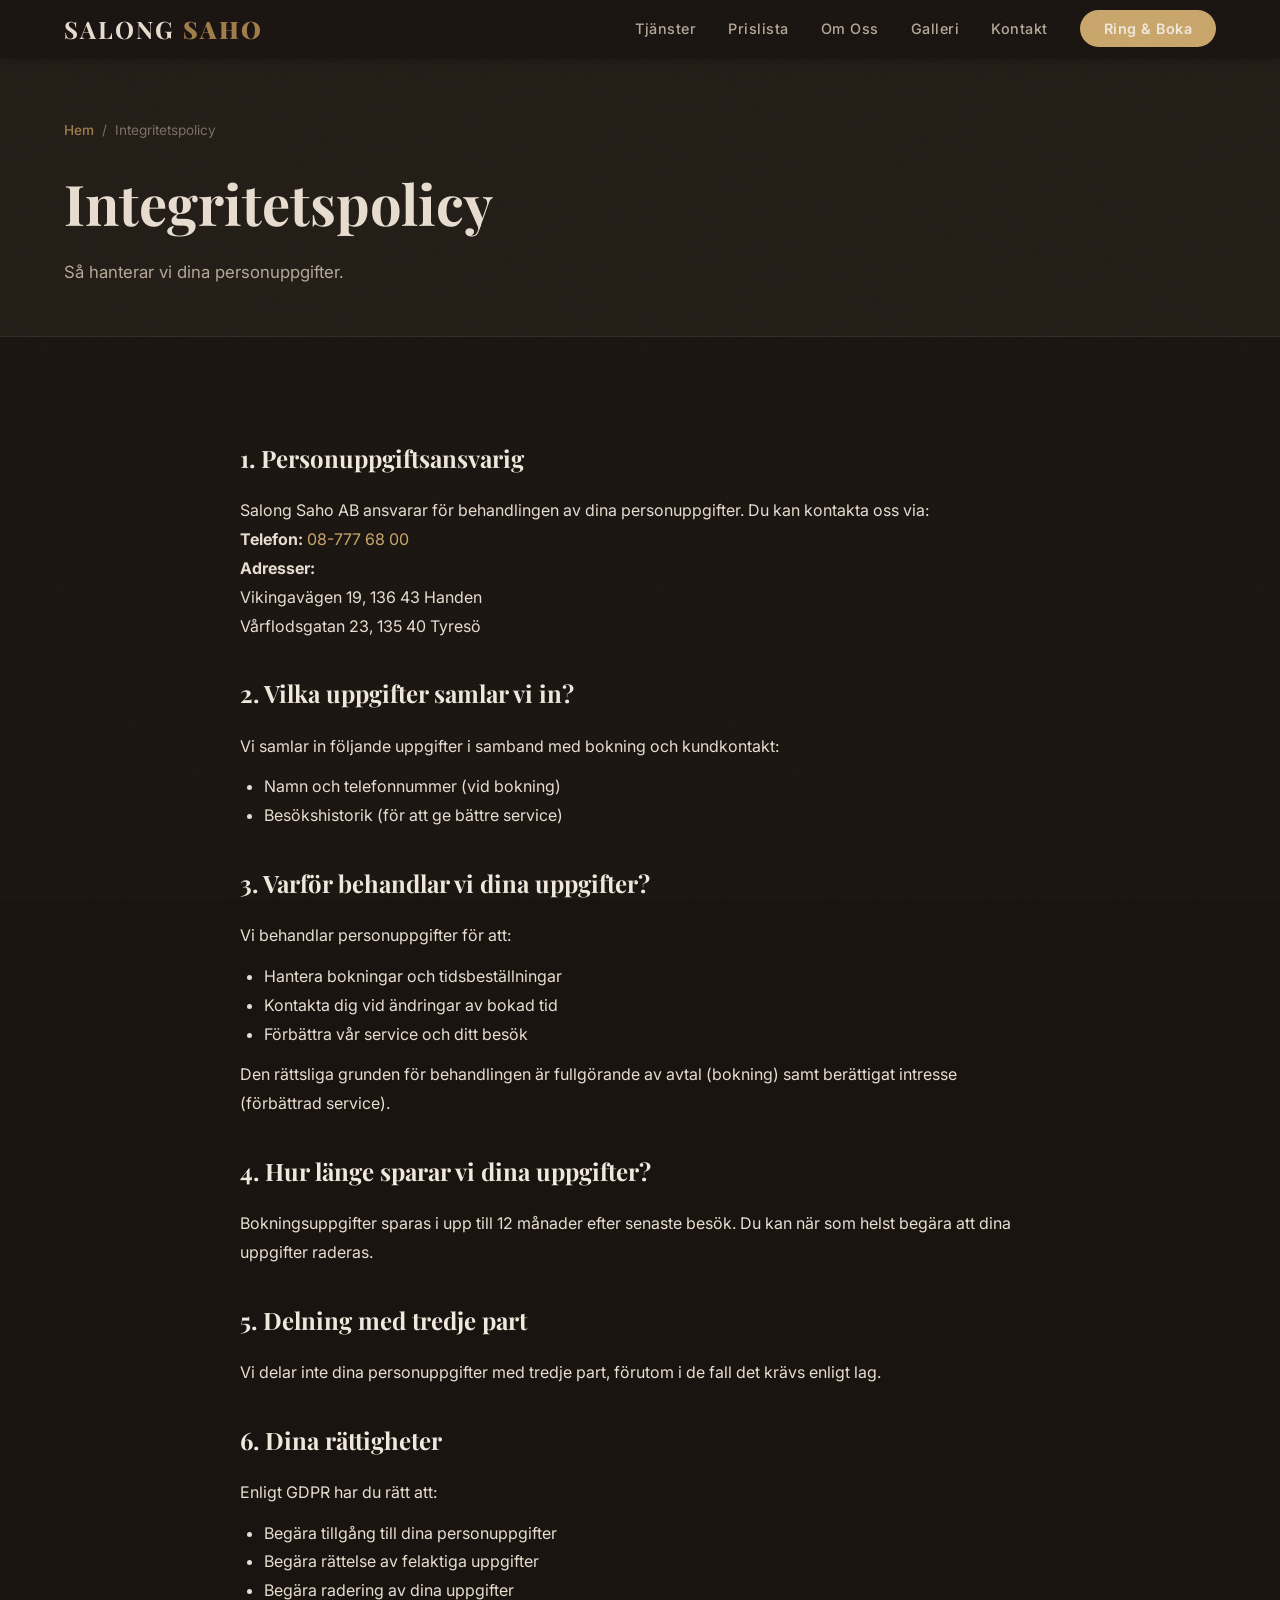
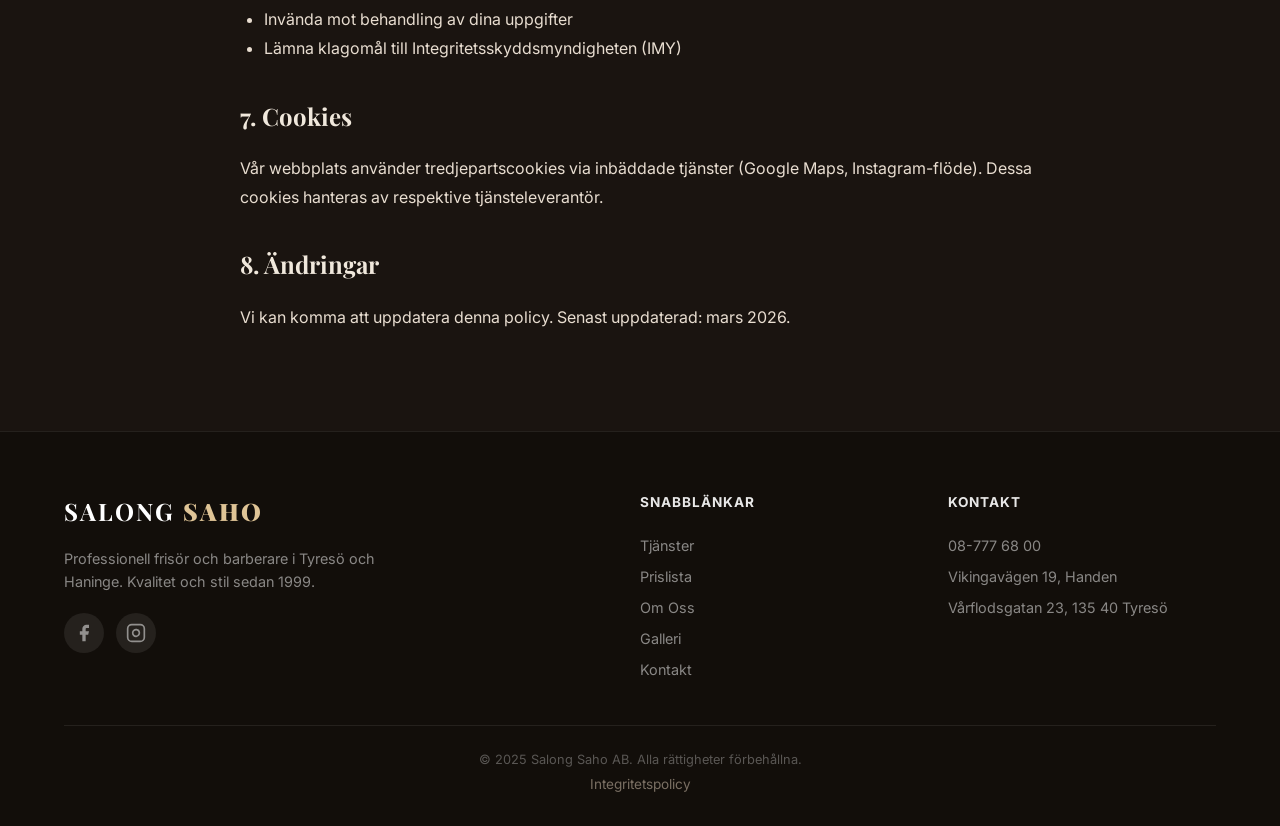
<file: integritetspolicy.html>
<!DOCTYPE html>
<html lang="sv">
<head>
    <meta charset="UTF-8">
    <meta name="viewport" content="width=device-width, initial-scale=1.0">
    <title>Integritetspolicy | Salong Saho</title>
    <meta name="description" content="Integritetspolicy för Salong Saho. Läs om hur vi hanterar dina personuppgifter i enlighet med GDPR.">
    <link rel="preconnect" href="https://fonts.googleapis.com">
    <link rel="preconnect" href="https://fonts.gstatic.com" crossorigin>
    <link href="https://fonts.googleapis.com/css2?family=Playfair+Display:wght@400;700;900&family=Inter:wght@300;400;500;600;700&display=swap" rel="stylesheet">
    <link rel="icon" type="image/svg+xml" href="favicon.svg">
    <link rel="stylesheet" href="style.css">
</head>
<body>
    <!-- Navigation -->
    <nav class="navbar scrolled" id="navbar">
        <div class="container nav-container">
            <a href="/" class="logo">
                <span class="logo-text">SALONG</span>
                <span class="logo-accent">SAHO</span>
            </a>
            <button class="nav-toggle" id="navToggle" aria-label="Meny">
                <span></span><span></span><span></span>
            </button>
            <ul class="nav-links" id="navLinks">
                <li><a href="/#tjanster">Tjänster</a></li>
                <li><a href="/prislista">Prislista</a></li>
                <li><a href="/om-oss">Om Oss</a></li>
                <li><a href="/galleri">Galleri</a></li>
                <li><a href="/kontakt">Kontakt</a></li>
                <li><a href="tel:+4687776800" class="nav-cta">Ring & Boka</a></li>
            </ul>
        </div>
    </nav>

    <!-- Page Header -->
    <header class="page-header">
        <div class="container">
            <nav class="breadcrumb" aria-label="Breadcrumb">
                <a href="/">Hem</a>
                <span>/</span>
                <span>Integritetspolicy</span>
            </nav>
            <h1 class="page-title">Integritetspolicy</h1>
            <p class="page-subtitle">Så hanterar vi dina personuppgifter.</p>
        </div>
    </header>

    <!-- Policy Content -->
    <section class="section">
        <div class="container">
            <div class="policy-content">
                <h2>1. Personuppgiftsansvarig</h2>
                <p>Salong Saho AB ansvarar för behandlingen av dina personuppgifter. Du kan kontakta oss via:</p>
                <p><strong>Telefon:</strong> <a href="tel:+4687776800">08-777 68 00</a><br>
                <strong>Adresser:</strong><br>
                Vikingavägen 19, 136 43 Handen<br>
                Vårflodsgatan 23, 135 40 Tyresö</p>

                <h2>2. Vilka uppgifter samlar vi in?</h2>
                <p>Vi samlar in följande uppgifter i samband med bokning och kundkontakt:</p>
                <ul>
                    <li>Namn och telefonnummer (vid bokning)</li>
                    <li>Besökshistorik (för att ge bättre service)</li>
                </ul>

                <h2>3. Varför behandlar vi dina uppgifter?</h2>
                <p>Vi behandlar personuppgifter för att:</p>
                <ul>
                    <li>Hantera bokningar och tidsbeställningar</li>
                    <li>Kontakta dig vid ändringar av bokad tid</li>
                    <li>Förbättra vår service och ditt besök</li>
                </ul>
                <p>Den rättsliga grunden för behandlingen är fullgörande av avtal (bokning) samt berättigat intresse (förbättrad service).</p>

                <h2>4. Hur länge sparar vi dina uppgifter?</h2>
                <p>Bokningsuppgifter sparas i upp till 12 månader efter senaste besök. Du kan när som helst begära att dina uppgifter raderas.</p>

                <h2>5. Delning med tredje part</h2>
                <p>Vi delar inte dina personuppgifter med tredje part, förutom i de fall det krävs enligt lag.</p>

                <h2>6. Dina rättigheter</h2>
                <p>Enligt GDPR har du rätt att:</p>
                <ul>
                    <li>Begära tillgång till dina personuppgifter</li>
                    <li>Begära rättelse av felaktiga uppgifter</li>
                    <li>Begära radering av dina uppgifter</li>
                    <li>Invända mot behandling av dina uppgifter</li>
                    <li>Lämna klagomål till Integritetsskyddsmyndigheten (IMY)</li>
                </ul>

                <h2>7. Cookies</h2>
                <p>Vår webbplats använder tredjepartscookies via inbäddade tjänster (Google Maps, Instagram-flöde). Dessa cookies hanteras av respektive tjänsteleverantör.</p>

                <h2>8. Ändringar</h2>
                <p>Vi kan komma att uppdatera denna policy. Senast uppdaterad: mars 2026.</p>
            </div>
        </div>
    </section>

    <!-- Footer -->
    <footer class="footer">
        <div class="container">
            <div class="footer-grid">
                <div class="footer-brand">
                    <a href="/" class="logo">
                        <span class="logo-text">SALONG</span>
                        <span class="logo-accent">SAHO</span>
                    </a>
                    <p>Professionell frisör och barberare i Tyresö och Haninge. Kvalitet och stil sedan 1999.</p>
                    <div class="social-links">
                        <a href="https://www.facebook.com/salongsaho/" target="_blank" rel="noopener" aria-label="Facebook">
                            <svg aria-hidden="true" width="20" height="20" viewBox="0 0 24 24" fill="currentColor"><path d="M18 2h-3a5 5 0 0 0-5 5v3H7v4h3v8h4v-8h3l1-4h-4V7a1 1 0 0 1 1-1h3z"/></svg>
                        </a>
                        <a href="https://www.instagram.com/salong_saho/" target="_blank" rel="noopener" aria-label="Instagram">
                            <svg aria-hidden="true" width="20" height="20" viewBox="0 0 24 24" fill="none" stroke="currentColor" stroke-width="2"><rect x="2" y="2" width="20" height="20" rx="5" ry="5"/><path d="M16 11.37A4 4 0 1 1 12.63 8 4 4 0 0 1 16 11.37z"/><line x1="17.5" y1="6.5" x2="17.51" y2="6.5"/></svg>
                        </a>
                    </div>
                </div>
                <div class="footer-links">
                    <h4>Snabblänkar</h4>
                    <a href="/#tjanster">Tjänster</a>
                    <a href="/prislista">Prislista</a>
                    <a href="/om-oss">Om Oss</a>
                    <a href="/galleri">Galleri</a>
                    <a href="/kontakt">Kontakt</a>
                </div>
                <div class="footer-contact">
                    <h4>Kontakt</h4>
                    <a href="tel:+4687776800">08-777 68 00</a>
                    <p>Vikingavägen 19, Handen</p>
                    <p>Vårflodsgatan 23, 135 40 Tyresö</p>
                </div>
            </div>
            <div class="footer-bottom">
                <p>&copy; 2025 Salong Saho AB. Alla rättigheter förbehållna.</p>
                <a href="/integritetspolicy" style="color: var(--text-muted); font-size: 0.85rem;">Integritetspolicy</a>
            </div>
        </div>
    </footer>

    <script src="script.js"></script>
</body>
</html>
</file>
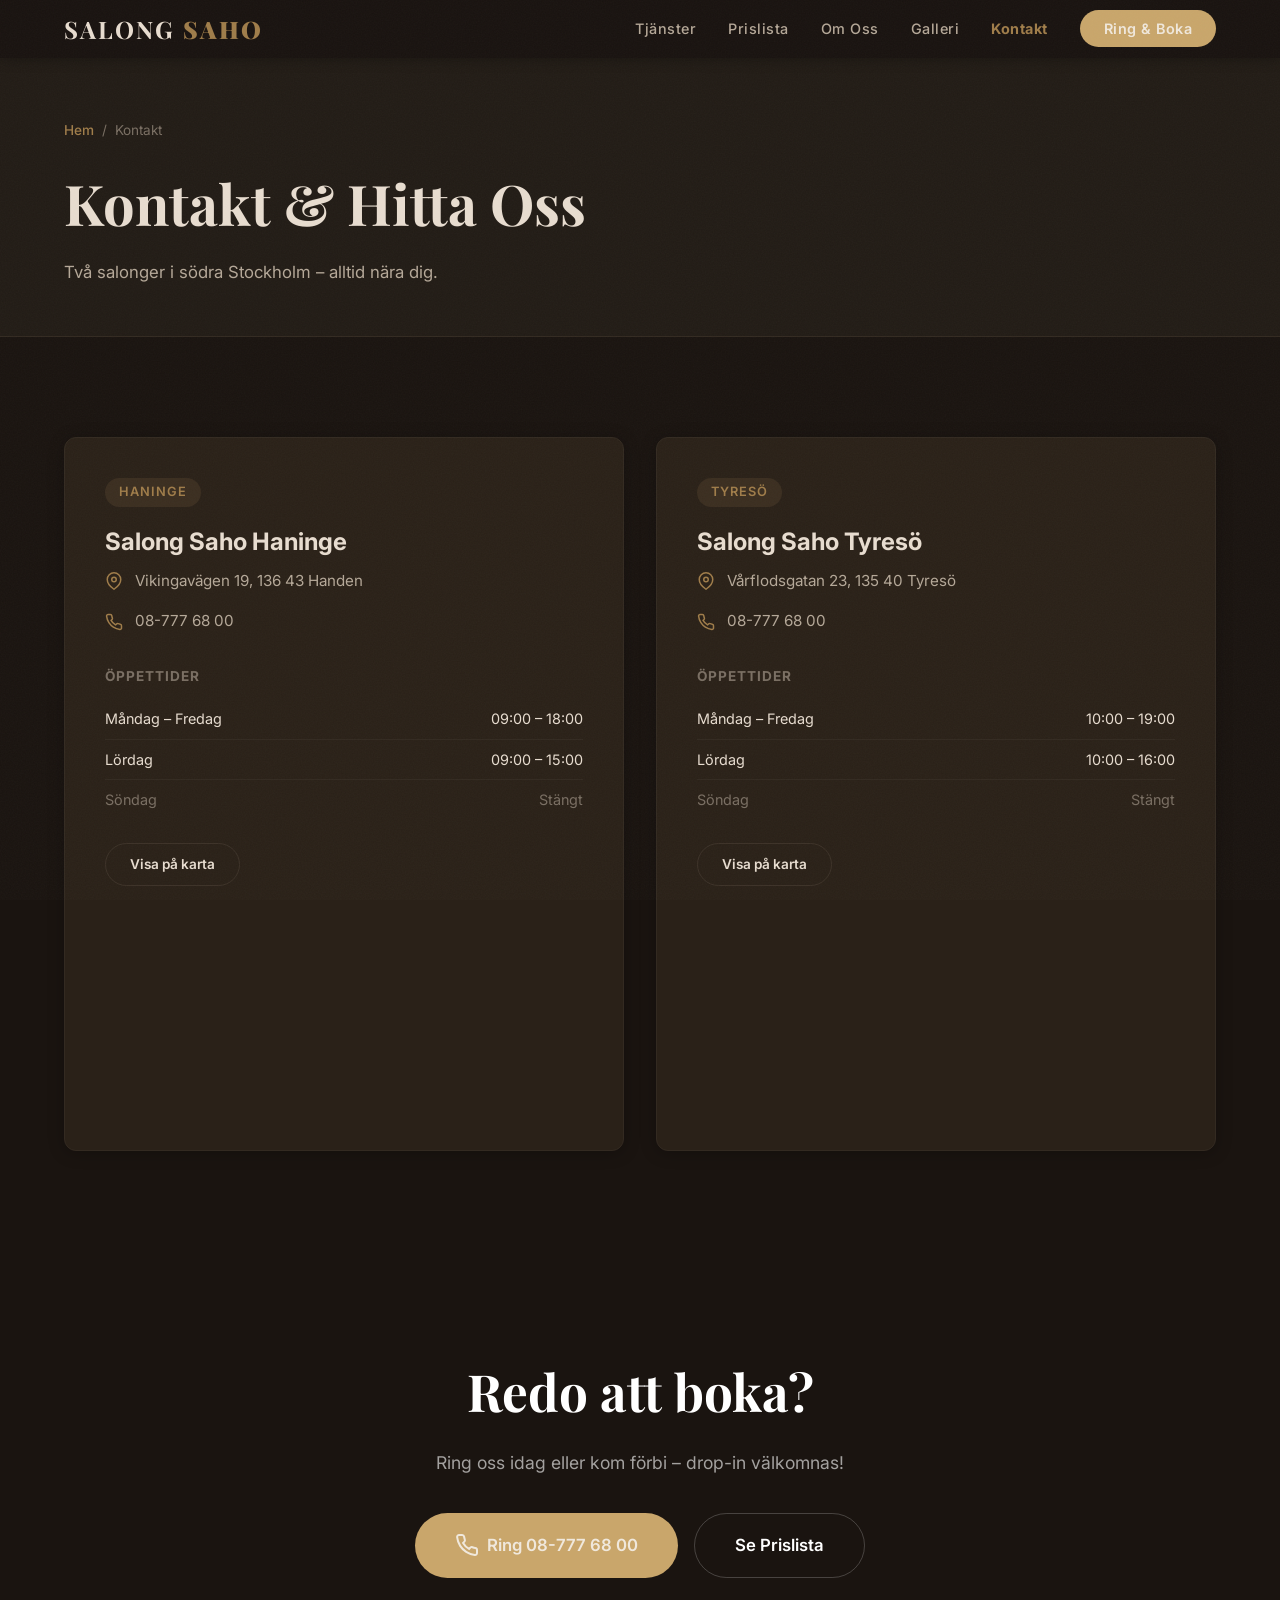
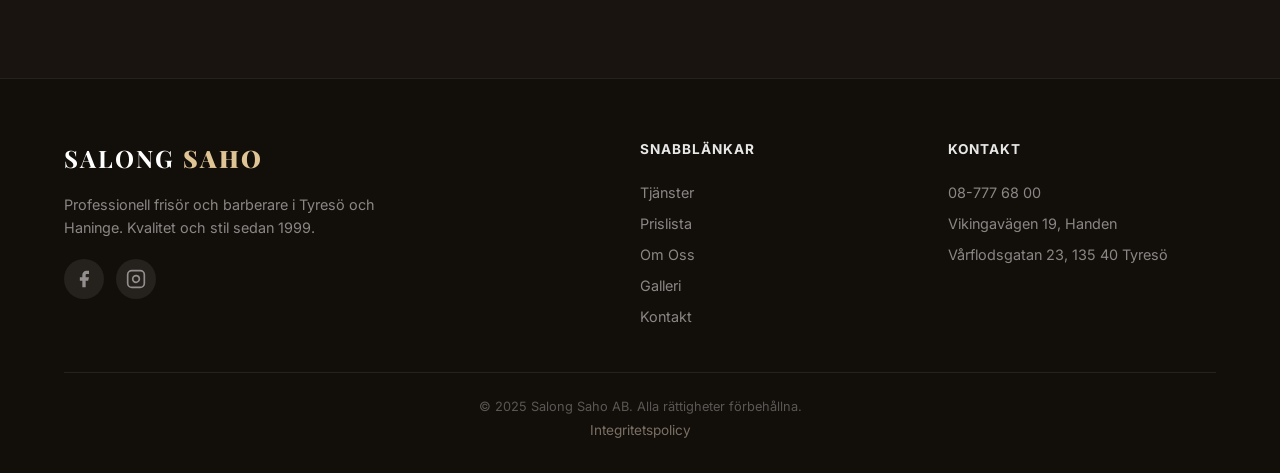
<file: kontakt.html>
<!DOCTYPE html>
<html lang="sv">
<head>
    <meta charset="UTF-8">
    <meta name="viewport" content="width=device-width, initial-scale=1.0">
    <title>Kontakt & Hitta Oss | Salong Saho – Tyresö & Haninge</title>
    <meta name="description" content="Hitta Salong Saho i Haninge (Vikingavägen 19) och Tyresö (Vårflodsgatan 23). Öppettider, adresser och telefonnummer. Ring 08-777 68 00 för att boka.">
    <meta name="keywords" content="salong saho adress, frisör haninge handen, barberare tyresö, öppettider salong saho, boka frisör tyresö, vikingavägen 19 handen">
    <meta property="og:title" content="Kontakt & Hitta Oss | Salong Saho">
    <meta property="og:description" content="Två salonger i södra Stockholm. Haninge: Vikingavägen 19. Tyresö: Vårflodsgatan 23. Ring 08-777 68 00.">
    <meta property="og:type" content="website">
    <meta property="og:image" content="https://saho-salong.vercel.app/images/hero-bg.jpeg">
    <link rel="canonical" href="https://saho-salong.vercel.app/kontakt">
    <link rel="preconnect" href="https://fonts.googleapis.com">
    <link rel="preconnect" href="https://fonts.gstatic.com" crossorigin>
    <link href="https://fonts.googleapis.com/css2?family=Playfair+Display:wght@400;700;900&family=Inter:wght@300;400;500;600;700&display=swap" rel="stylesheet">
    <link rel="icon" type="image/svg+xml" href="favicon.svg">
    <link rel="stylesheet" href="style.css">
</head>
<body>
    <!-- Navigation -->
    <nav class="navbar scrolled" id="navbar">
        <div class="container nav-container">
            <a href="/" class="logo">
                <span class="logo-text">SALONG</span>
                <span class="logo-accent">SAHO</span>
            </a>
            <button class="nav-toggle" id="navToggle" aria-label="Meny">
                <span></span><span></span><span></span>
            </button>
            <ul class="nav-links" id="navLinks">
                <li><a href="/#tjanster">Tjänster</a></li>
                <li><a href="/prislista">Prislista</a></li>
                <li><a href="/om-oss">Om Oss</a></li>
                <li><a href="/galleri">Galleri</a></li>
                <li><a href="/kontakt" class="active">Kontakt</a></li>
                <li><a href="tel:+4687776800" class="nav-cta">Ring & Boka</a></li>
            </ul>
        </div>
    </nav>

    <!-- Page Header -->
    <header class="page-header">
        <div class="container">
            <nav class="breadcrumb" aria-label="Breadcrumb">
                <a href="/">Hem</a>
                <span>/</span>
                <span>Kontakt</span>
            </nav>
            <h1 class="page-title">Kontakt & Hitta Oss</h1>
            <p class="page-subtitle">Två salonger i södra Stockholm – alltid nära dig.</p>
        </div>
    </header>

    <!-- Locations Section -->
    <section class="section">
        <div class="container">
            <div class="locations-grid">
                <div class="location-card">
                    <div class="location-badge">Haninge</div>
                    <h2>Salong Saho Haninge</h2>
                    <div class="location-info">
                        <div class="info-row">
                            <svg aria-hidden="true" width="18" height="18" viewBox="0 0 24 24" fill="none" stroke="currentColor" stroke-width="2"><path d="M21 10c0 7-9 13-9 13s-9-6-9-13a9 9 0 0 1 18 0z"/><circle cx="12" cy="10" r="3"/></svg>
                            <span>Vikingavägen 19, 136 43 Handen</span>
                        </div>
                        <div class="info-row">
                            <svg aria-hidden="true" width="18" height="18" viewBox="0 0 24 24" fill="none" stroke="currentColor" stroke-width="2"><path d="M22 16.92v3a2 2 0 0 1-2.18 2 19.79 19.79 0 0 1-8.63-3.07 19.5 19.5 0 0 1-6-6 19.79 19.79 0 0 1-3.07-8.67A2 2 0 0 1 4.11 2h3a2 2 0 0 1 2 1.72c.127.96.361 1.903.7 2.81a2 2 0 0 1-.45 2.11L8.09 9.91a16 16 0 0 0 6 6l1.27-1.27a2 2 0 0 1 2.11-.45c.907.339 1.85.573 2.81.7A2 2 0 0 1 22 16.92z"/></svg>
                            <a href="tel:+4687776800">08-777 68 00</a>
                        </div>
                    </div>
                    <div class="hours-table">
                        <h4>Öppettider</h4>
                        <div class="hours-row"><span>Måndag – Fredag</span><span>09:00 – 18:00</span></div>
                        <div class="hours-row"><span>Lördag</span><span>09:00 – 15:00</span></div>
                        <div class="hours-row hours-closed"><span>Söndag</span><span>Stängt</span></div>
                    </div>
                    <a href="https://maps.google.com/?q=Vikingavägen+19+Handen" target="_blank" rel="noopener" class="btn btn-outline btn-small">Visa på karta</a>
                    <iframe src="https://maps.google.com/maps?q=Vikingav%C3%A4gen+19+136+43+Handen&output=embed" width="100%" height="200" style="border:0; border-radius:12px; margin-top:16px;" allowfullscreen loading="lazy" title="Karta till Salong Saho Haninge"></iframe>
                </div>
                <div class="location-card">
                    <div class="location-badge">Tyresö</div>
                    <h2>Salong Saho Tyresö</h2>
                    <div class="location-info">
                        <div class="info-row">
                            <svg aria-hidden="true" width="18" height="18" viewBox="0 0 24 24" fill="none" stroke="currentColor" stroke-width="2"><path d="M21 10c0 7-9 13-9 13s-9-6-9-13a9 9 0 0 1 18 0z"/><circle cx="12" cy="10" r="3"/></svg>
                            <span>Vårflodsgatan 23, 135 40 Tyresö</span>
                        </div>
                        <div class="info-row">
                            <svg aria-hidden="true" width="18" height="18" viewBox="0 0 24 24" fill="none" stroke="currentColor" stroke-width="2"><path d="M22 16.92v3a2 2 0 0 1-2.18 2 19.79 19.79 0 0 1-8.63-3.07 19.5 19.5 0 0 1-6-6 19.79 19.79 0 0 1-3.07-8.67A2 2 0 0 1 4.11 2h3a2 2 0 0 1 2 1.72c.127.96.361 1.903.7 2.81a2 2 0 0 1-.45 2.11L8.09 9.91a16 16 0 0 0 6 6l1.27-1.27a2 2 0 0 1 2.11-.45c.907.339 1.85.573 2.81.7A2 2 0 0 1 22 16.92z"/></svg>
                            <a href="tel:+4687776800">08-777 68 00</a>
                        </div>
                    </div>
                    <div class="hours-table">
                        <h4>Öppettider</h4>
                        <div class="hours-row"><span>Måndag – Fredag</span><span>10:00 – 19:00</span></div>
                        <div class="hours-row"><span>Lördag</span><span>10:00 – 16:00</span></div>
                        <div class="hours-row hours-closed"><span>Söndag</span><span>Stängt</span></div>
                    </div>
                    <a href="https://maps.google.com/?q=Vårflodsgatan+23+Tyresö" target="_blank" rel="noopener" class="btn btn-outline btn-small">Visa på karta</a>
                    <iframe src="https://maps.google.com/maps?q=V%C3%A5rflodsgatan+23+135+40+Tyres%C3%B6&output=embed" width="100%" height="200" style="border:0; border-radius:12px; margin-top:16px;" allowfullscreen loading="lazy" title="Karta till Salong Saho Tyresö"></iframe>
                </div>
            </div>
        </div>
    </section>

    <!-- CTA Section -->
    <section class="cta-section">
        <div class="container">
            <h2>Redo att boka?</h2>
            <p>Ring oss idag eller kom förbi – drop-in välkomnas!</p>
            <div class="cta-actions">
                <a href="tel:+4687776800" class="btn btn-primary btn-large">
                    <svg aria-hidden="true" width="24" height="24" viewBox="0 0 24 24" fill="none" stroke="currentColor" stroke-width="2"><path d="M22 16.92v3a2 2 0 0 1-2.18 2 19.79 19.79 0 0 1-8.63-3.07 19.5 19.5 0 0 1-6-6 19.79 19.79 0 0 1-3.07-8.67A2 2 0 0 1 4.11 2h3a2 2 0 0 1 2 1.72c.127.96.361 1.903.7 2.81a2 2 0 0 1-.45 2.11L8.09 9.91a16 16 0 0 0 6 6l1.27-1.27a2 2 0 0 1 2.11-.45c.907.339 1.85.573 2.81.7A2 2 0 0 1 22 16.92z"/></svg>
                    Ring 08-777 68 00
                </a>
                <a href="/prislista" class="btn btn-outline btn-large">Se Prislista</a>
            </div>
        </div>
    </section>

    <!-- Footer -->
    <footer class="footer">
        <div class="container">
            <div class="footer-grid">
                <div class="footer-brand">
                    <a href="/" class="logo">
                        <span class="logo-text">SALONG</span>
                        <span class="logo-accent">SAHO</span>
                    </a>
                    <p>Professionell frisör och barberare i Tyresö och Haninge. Kvalitet och stil sedan 1999.</p>
                    <div class="social-links">
                        <a href="https://www.facebook.com/salongsaho/" target="_blank" rel="noopener" aria-label="Facebook">
                            <svg aria-hidden="true" width="20" height="20" viewBox="0 0 24 24" fill="currentColor"><path d="M18 2h-3a5 5 0 0 0-5 5v3H7v4h3v8h4v-8h3l1-4h-4V7a1 1 0 0 1 1-1h3z"/></svg>
                        </a>
                        <a href="https://www.instagram.com/salong_saho/" target="_blank" rel="noopener" aria-label="Instagram">
                            <svg aria-hidden="true" width="20" height="20" viewBox="0 0 24 24" fill="none" stroke="currentColor" stroke-width="2"><rect x="2" y="2" width="20" height="20" rx="5" ry="5"/><path d="M16 11.37A4 4 0 1 1 12.63 8 4 4 0 0 1 16 11.37z"/><line x1="17.5" y1="6.5" x2="17.51" y2="6.5"/></svg>
                        </a>
                    </div>
                </div>
                <div class="footer-links">
                    <h4>Snabblänkar</h4>
                    <a href="/#tjanster">Tjänster</a>
                    <a href="/prislista">Prislista</a>
                    <a href="/om-oss">Om Oss</a>
                    <a href="/galleri">Galleri</a>
                    <a href="/kontakt">Kontakt</a>
                </div>
                <div class="footer-contact">
                    <h4>Kontakt</h4>
                    <a href="tel:+4687776800">08-777 68 00</a>
                    <p>Vikingavägen 19, Handen</p>
                    <p>Vårflodsgatan 23, 135 40 Tyresö</p>
                </div>
            </div>
            <div class="footer-bottom">
                <p>&copy; 2025 Salong Saho AB. Alla rättigheter förbehållna.</p>
                <a href="/integritetspolicy" style="color: var(--text-muted); font-size: 0.85rem;">Integritetspolicy</a>
            </div>
        </div>
    </footer>

    <script src="script.js"></script>
    <a href="tel:+4687776800" class="mobile-cta-btn" aria-label="Ring och boka tid"><svg aria-hidden="true" width="18" height="18" viewBox="0 0 24 24" fill="none" stroke="currentColor" stroke-width="2"><path d="M22 16.92v3a2 2 0 0 1-2.18 2 19.79 19.79 0 0 1-8.63-3.07 19.5 19.5 0 0 1-6-6 19.79 19.79 0 0 1-3.07-8.67A2 2 0 0 1 4.11 2h3a2 2 0 0 1 2 1.72c.127.96.361 1.903.7 2.81a2 2 0 0 1-.45 2.11L8.09 9.91a16 16 0 0 0 6 6l1.27-1.27a2 2 0 0 1 2.11-.45c.907.339 1.85.573 2.81.7A2 2 0 0 1 22 16.92z"/></svg> Boka tid</a>
</body>
</html>
</file>
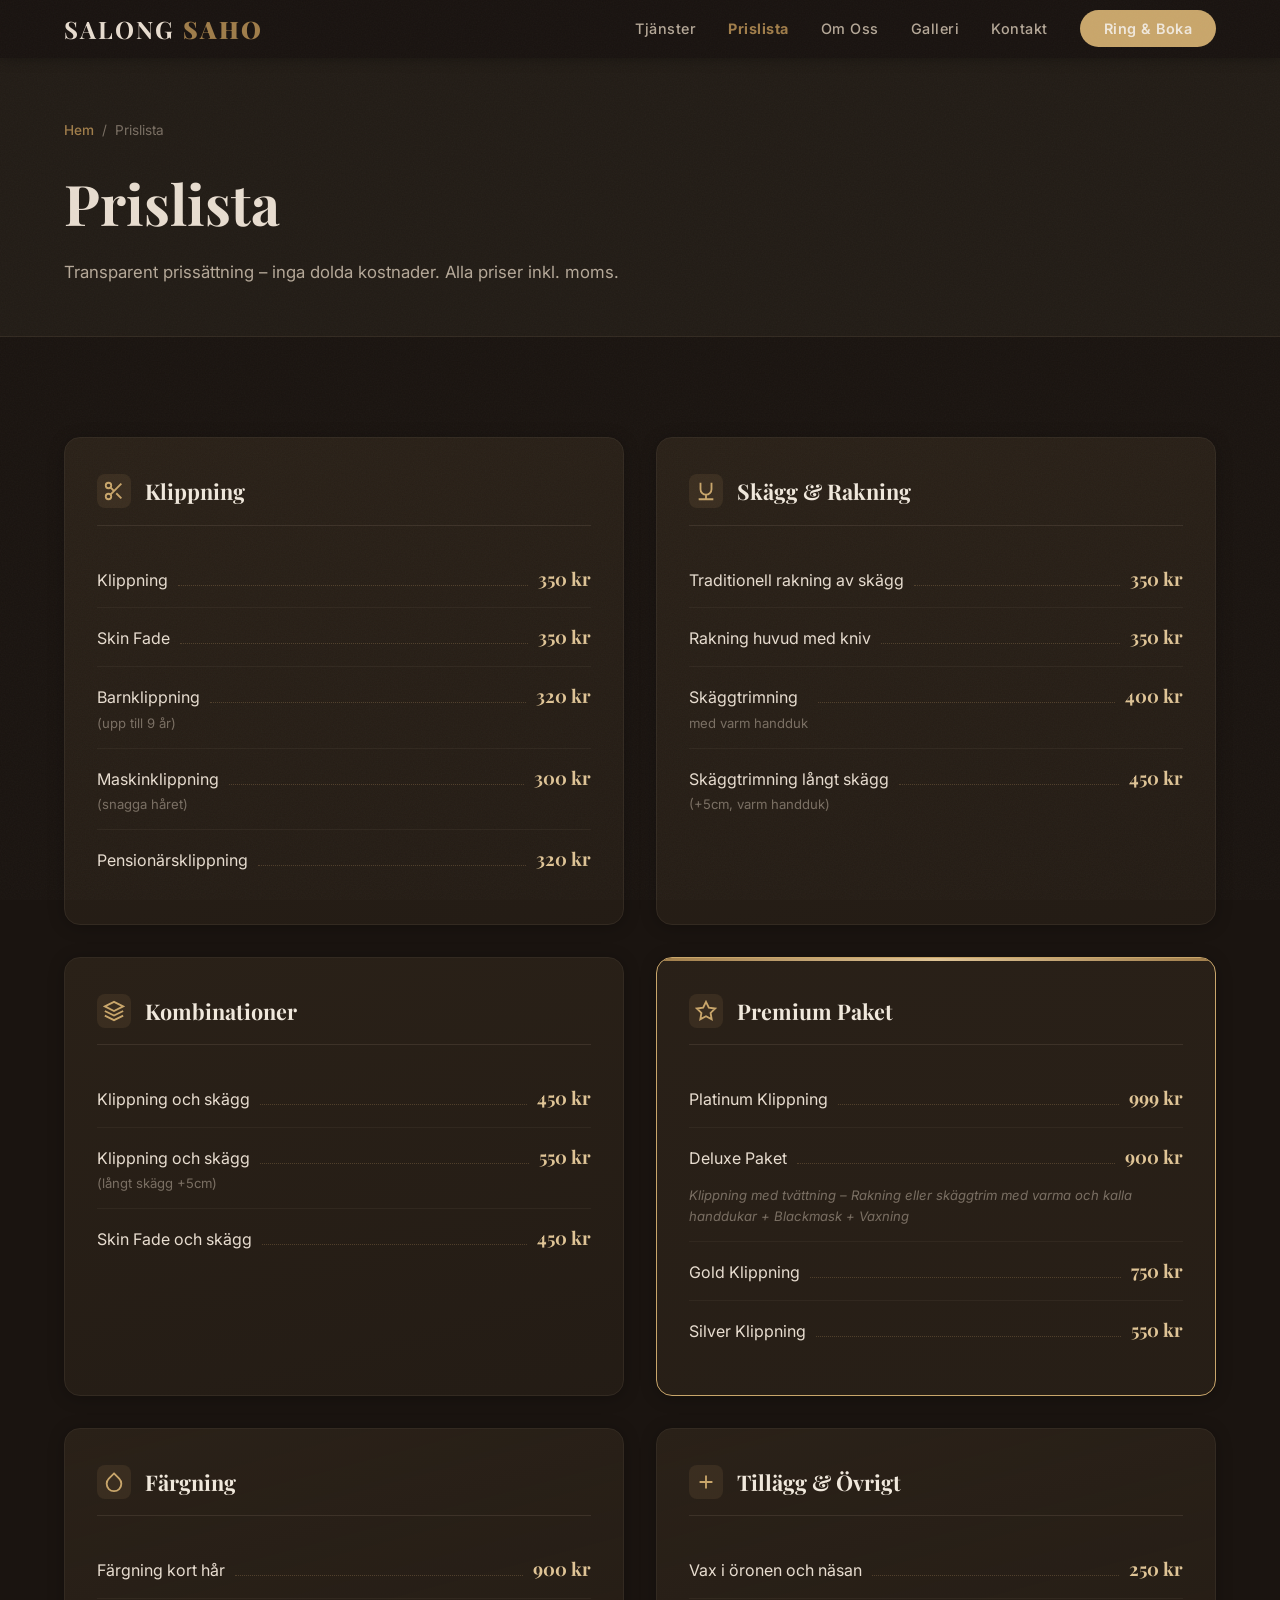
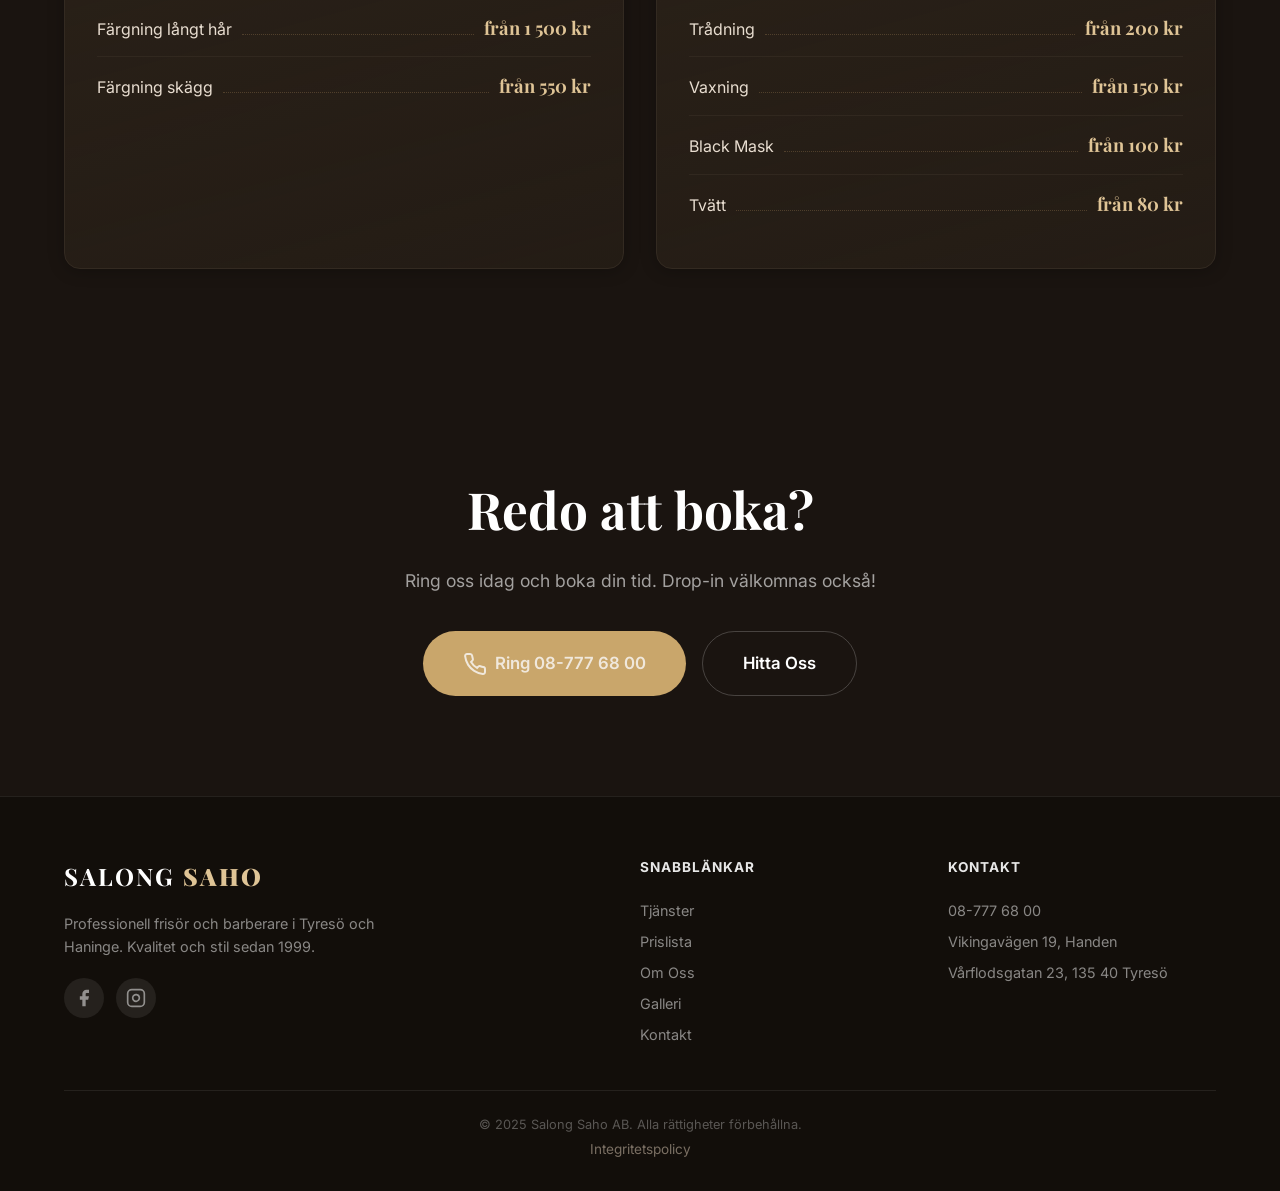
<file: prislista.html>
<!DOCTYPE html>
<html lang="sv">
<head>
    <meta charset="UTF-8">
    <meta name="viewport" content="width=device-width, initial-scale=1.0">
    <title>Prislista | Salong Saho – Frisör & Barberare i Tyresö & Haninge</title>
    <meta name="description" content="Se alla priser på Salong Saho. Klippning från 300 kr, skäggtrimning, skin fade, färgning, deluxe paket och mer. Barberare i Tyresö och Haninge.">
    <meta name="keywords" content="prislista frisör tyresö, barberare priser haninge, herrklippning pris, skin fade pris, skäggtrimning pris, salong saho priser">
    <meta property="og:title" content="Prislista | Salong Saho – Frisör & Barberare">
    <meta property="og:description" content="Alla priser på klippning, skäggvård, färgning och premium paket. Transparent prissättning utan dolda kostnader.">
    <meta property="og:type" content="website">
    <meta property="og:image" content="https://saho-salong.vercel.app/images/hero-bg.jpeg">
    <link rel="canonical" href="https://saho-salong.vercel.app/prislista">
    <link rel="preconnect" href="https://fonts.googleapis.com">
    <link rel="preconnect" href="https://fonts.gstatic.com" crossorigin>
    <link href="https://fonts.googleapis.com/css2?family=Playfair+Display:wght@400;700;900&family=Inter:wght@300;400;500;600;700&display=swap" rel="stylesheet">
    <link rel="icon" type="image/svg+xml" href="favicon.svg">
    <link rel="stylesheet" href="style.css">
</head>
<body>
    <!-- Navigation -->
    <nav class="navbar scrolled" id="navbar">
        <div class="container nav-container">
            <a href="/" class="logo">
                <span class="logo-text">SALONG</span>
                <span class="logo-accent">SAHO</span>
            </a>
            <button class="nav-toggle" id="navToggle" aria-label="Meny">
                <span></span><span></span><span></span>
            </button>
            <ul class="nav-links" id="navLinks">
                <li><a href="/#tjanster">Tjänster</a></li>
                <li><a href="/prislista" class="active">Prislista</a></li>
                <li><a href="/om-oss">Om Oss</a></li>
                <li><a href="/galleri">Galleri</a></li>
                <li><a href="/kontakt">Kontakt</a></li>
                <li><a href="tel:+4687776800" class="nav-cta">Ring & Boka</a></li>
            </ul>
        </div>
    </nav>

    <!-- Page Header -->
    <header class="page-header">
        <div class="container">
            <nav class="breadcrumb" aria-label="Breadcrumb">
                <a href="/">Hem</a>
                <span>/</span>
                <span>Prislista</span>
            </nav>
            <h1 class="page-title">Prislista</h1>
            <p class="page-subtitle">Transparent prissättning – inga dolda kostnader. Alla priser inkl. moms.</p>
        </div>
    </header>

    <!-- Price List -->
    <section class="section" id="prislista">
        <div class="container">
            <div class="price-grid">
                <!-- Klippning -->
                <div class="price-category">
                    <h2 class="price-category-title">
                        <svg aria-hidden="true" width="22" height="22" viewBox="0 0 24 24" fill="none" stroke="currentColor" stroke-width="2"><circle cx="6" cy="6" r="3"/><circle cx="6" cy="18" r="3"/><line x1="20" y1="4" x2="8.12" y2="15.88"/><line x1="14.47" y1="14.48" x2="20" y2="20"/><line x1="8.12" y1="8.12" x2="12" y2="12"/></svg>
                        Klippning
                    </h2>
                    <div class="price-item">
                        <span class="price-name">Klippning</span>
                        <span class="price-dots"></span>
                        <span class="price-value">350 kr</span>
                    </div>
                    <div class="price-item">
                        <span class="price-name">Skin Fade</span>
                        <span class="price-dots"></span>
                        <span class="price-value">350 kr</span>
                    </div>
                    <div class="price-item">
                        <span class="price-name">Barnklippning <small>(upp till 9 år)</small></span>
                        <span class="price-dots"></span>
                        <span class="price-value">320 kr</span>
                    </div>
                    <div class="price-item">
                        <span class="price-name">Maskinklippning <small>(snagga håret)</small></span>
                        <span class="price-dots"></span>
                        <span class="price-value">300 kr</span>
                    </div>
                    <div class="price-item">
                        <span class="price-name">Pensionärsklippning</span>
                        <span class="price-dots"></span>
                        <span class="price-value">320 kr</span>
                    </div>
                </div>

                <!-- Skägg & Rakning -->
                <div class="price-category">
                    <h2 class="price-category-title">
                        <svg aria-hidden="true" width="22" height="22" viewBox="0 0 24 24" fill="none" stroke="currentColor" stroke-width="2"><path d="M6 3v7a6 6 0 0 0 6 6 6 6 0 0 0 6-6V3"/><line x1="4" y1="21" x2="20" y2="21"/><line x1="12" y1="16" x2="12" y2="21"/></svg>
                        Skägg & Rakning
                    </h2>
                    <div class="price-item">
                        <span class="price-name">Traditionell rakning av skägg</span>
                        <span class="price-dots"></span>
                        <span class="price-value">350 kr</span>
                    </div>
                    <div class="price-item">
                        <span class="price-name">Rakning huvud med kniv</span>
                        <span class="price-dots"></span>
                        <span class="price-value">350 kr</span>
                    </div>
                    <div class="price-item">
                        <span class="price-name">Skäggtrimning <small>med varm handduk</small></span>
                        <span class="price-dots"></span>
                        <span class="price-value">400 kr</span>
                    </div>
                    <div class="price-item">
                        <span class="price-name">Skäggtrimning långt skägg <small>(+5cm, varm handduk)</small></span>
                        <span class="price-dots"></span>
                        <span class="price-value">450 kr</span>
                    </div>
                </div>

                <!-- Kombinationer -->
                <div class="price-category">
                    <h2 class="price-category-title">
                        <svg aria-hidden="true" width="22" height="22" viewBox="0 0 24 24" fill="none" stroke="currentColor" stroke-width="2"><path d="M12 2L2 7l10 5 10-5-10-5z"/><path d="M2 17l10 5 10-5"/><path d="M2 12l10 5 10-5"/></svg>
                        Kombinationer
                    </h2>
                    <div class="price-item">
                        <span class="price-name">Klippning och skägg</span>
                        <span class="price-dots"></span>
                        <span class="price-value">450 kr</span>
                    </div>
                    <div class="price-item">
                        <span class="price-name">Klippning och skägg <small>(långt skägg +5cm)</small></span>
                        <span class="price-dots"></span>
                        <span class="price-value">550 kr</span>
                    </div>
                    <div class="price-item">
                        <span class="price-name">Skin Fade och skägg</span>
                        <span class="price-dots"></span>
                        <span class="price-value">450 kr</span>
                    </div>
                </div>

                <!-- Premium Paket -->
                <div class="price-category price-category-highlight">
                    <h2 class="price-category-title">
                        <svg aria-hidden="true" width="22" height="22" viewBox="0 0 24 24" fill="none" stroke="currentColor" stroke-width="2"><polygon points="12 2 15.09 8.26 22 9.27 17 14.14 18.18 21.02 12 17.77 5.82 21.02 7 14.14 2 9.27 8.91 8.26 12 2"/></svg>
                        Premium Paket
                    </h2>
                    <div class="price-item">
                        <span class="price-name">Platinum Klippning</span>
                        <span class="price-dots"></span>
                        <span class="price-value">999 kr</span>
                    </div>
                    <div class="price-item">
                        <span class="price-name">Deluxe Paket</span>
                        <span class="price-dots"></span>
                        <span class="price-value">900 kr</span>
                    </div>
                    <div class="price-item price-item-desc">
                        <small>Klippning med tvättning – Rakning eller skäggtrim med varma och kalla handdukar + Blackmask + Vaxning</small>
                    </div>
                    <div class="price-item">
                        <span class="price-name">Gold Klippning</span>
                        <span class="price-dots"></span>
                        <span class="price-value">750 kr</span>
                    </div>
                    <div class="price-item">
                        <span class="price-name">Silver Klippning</span>
                        <span class="price-dots"></span>
                        <span class="price-value">550 kr</span>
                    </div>
                </div>

                <!-- Färgning -->
                <div class="price-category">
                    <h2 class="price-category-title">
                        <svg aria-hidden="true" width="22" height="22" viewBox="0 0 24 24" fill="none" stroke="currentColor" stroke-width="2"><path d="M12 2.69l5.66 5.66a8 8 0 1 1-11.31 0z"/></svg>
                        Färgning
                    </h2>
                    <div class="price-item">
                        <span class="price-name">Färgning kort hår</span>
                        <span class="price-dots"></span>
                        <span class="price-value">900 kr</span>
                    </div>
                    <div class="price-item">
                        <span class="price-name">Färgning långt hår</span>
                        <span class="price-dots"></span>
                        <span class="price-value">från 1 500 kr</span>
                    </div>
                    <div class="price-item">
                        <span class="price-name">Färgning skägg</span>
                        <span class="price-dots"></span>
                        <span class="price-value">från 550 kr</span>
                    </div>
                </div>

                <!-- Tillägg -->
                <div class="price-category">
                    <h2 class="price-category-title">
                        <svg aria-hidden="true" width="22" height="22" viewBox="0 0 24 24" fill="none" stroke="currentColor" stroke-width="2"><line x1="12" y1="5" x2="12" y2="19"/><line x1="5" y1="12" x2="19" y2="12"/></svg>
                        Tillägg & Övrigt
                    </h2>
                    <div class="price-item">
                        <span class="price-name">Vax i öronen och näsan</span>
                        <span class="price-dots"></span>
                        <span class="price-value">250 kr</span>
                    </div>
                    <div class="price-item">
                        <span class="price-name">Trådning</span>
                        <span class="price-dots"></span>
                        <span class="price-value">från 200 kr</span>
                    </div>
                    <div class="price-item">
                        <span class="price-name">Vaxning</span>
                        <span class="price-dots"></span>
                        <span class="price-value">från 150 kr</span>
                    </div>
                    <div class="price-item">
                        <span class="price-name">Black Mask</span>
                        <span class="price-dots"></span>
                        <span class="price-value">från 100 kr</span>
                    </div>
                    <div class="price-item">
                        <span class="price-name">Tvätt</span>
                        <span class="price-dots"></span>
                        <span class="price-value">från 80 kr</span>
                    </div>
                </div>
            </div>
        </div>
    </section>

    <!-- CTA Section -->
    <section class="cta-section">
        <div class="container">
            <h2>Redo att boka?</h2>
            <p>Ring oss idag och boka din tid. Drop-in välkomnas också!</p>
            <div class="cta-actions">
                <a href="tel:+4687776800" class="btn btn-primary btn-large">
                    <svg aria-hidden="true" width="24" height="24" viewBox="0 0 24 24" fill="none" stroke="currentColor" stroke-width="2"><path d="M22 16.92v3a2 2 0 0 1-2.18 2 19.79 19.79 0 0 1-8.63-3.07 19.5 19.5 0 0 1-6-6 19.79 19.79 0 0 1-3.07-8.67A2 2 0 0 1 4.11 2h3a2 2 0 0 1 2 1.72c.127.96.361 1.903.7 2.81a2 2 0 0 1-.45 2.11L8.09 9.91a16 16 0 0 0 6 6l1.27-1.27a2 2 0 0 1 2.11-.45c.907.339 1.85.573 2.81.7A2 2 0 0 1 22 16.92z"/></svg>
                    Ring 08-777 68 00
                </a>
                <a href="/kontakt" class="btn btn-outline btn-large">Hitta Oss</a>
            </div>
        </div>
    </section>

    <!-- Footer -->
    <footer class="footer">
        <div class="container">
            <div class="footer-grid">
                <div class="footer-brand">
                    <a href="/" class="logo">
                        <span class="logo-text">SALONG</span>
                        <span class="logo-accent">SAHO</span>
                    </a>
                    <p>Professionell frisör och barberare i Tyresö och Haninge. Kvalitet och stil sedan 1999.</p>
                    <div class="social-links">
                        <a href="https://www.facebook.com/salongsaho/" target="_blank" rel="noopener" aria-label="Facebook">
                            <svg aria-hidden="true" width="20" height="20" viewBox="0 0 24 24" fill="currentColor"><path d="M18 2h-3a5 5 0 0 0-5 5v3H7v4h3v8h4v-8h3l1-4h-4V7a1 1 0 0 1 1-1h3z"/></svg>
                        </a>
                        <a href="https://www.instagram.com/salong_saho/" target="_blank" rel="noopener" aria-label="Instagram">
                            <svg aria-hidden="true" width="20" height="20" viewBox="0 0 24 24" fill="none" stroke="currentColor" stroke-width="2"><rect x="2" y="2" width="20" height="20" rx="5" ry="5"/><path d="M16 11.37A4 4 0 1 1 12.63 8 4 4 0 0 1 16 11.37z"/><line x1="17.5" y1="6.5" x2="17.51" y2="6.5"/></svg>
                        </a>
                    </div>
                </div>
                <div class="footer-links">
                    <h4>Snabblänkar</h4>
                    <a href="/#tjanster">Tjänster</a>
                    <a href="/prislista">Prislista</a>
                    <a href="/om-oss">Om Oss</a>
                    <a href="/galleri">Galleri</a>
                    <a href="/kontakt">Kontakt</a>
                </div>
                <div class="footer-contact">
                    <h4>Kontakt</h4>
                    <a href="tel:+4687776800">08-777 68 00</a>
                    <p>Vikingavägen 19, Handen</p>
                    <p>Vårflodsgatan 23, 135 40 Tyresö</p>
                </div>
            </div>
            <div class="footer-bottom">
                <p>&copy; 2025 Salong Saho AB. Alla rättigheter förbehållna.</p>
                <a href="/integritetspolicy" style="color: var(--text-muted); font-size: 0.85rem;">Integritetspolicy</a>
            </div>
        </div>
    </footer>

    <script src="script.js"></script>
    <a href="tel:+4687776800" class="mobile-cta-btn" aria-label="Ring och boka tid"><svg aria-hidden="true" width="18" height="18" viewBox="0 0 24 24" fill="none" stroke="currentColor" stroke-width="2"><path d="M22 16.92v3a2 2 0 0 1-2.18 2 19.79 19.79 0 0 1-8.63-3.07 19.5 19.5 0 0 1-6-6 19.79 19.79 0 0 1-3.07-8.67A2 2 0 0 1 4.11 2h3a2 2 0 0 1 2 1.72c.127.96.361 1.903.7 2.81a2 2 0 0 1-.45 2.11L8.09 9.91a16 16 0 0 0 6 6l1.27-1.27a2 2 0 0 1 2.11-.45c.907.339 1.85.573 2.81.7A2 2 0 0 1 22 16.92z"/></svg> Boka tid</a>
</body>
</html>
</file>
<file: style.css>
/* ========================================
   SALONG SAHO – Dark Brown Barbershop Theme
   ======================================== */

:root {
    --primary: #c9a66b;
    --primary-dark: #a07d4a;
    --primary-light: #dfc496;
    --accent: #c8a97e;
    --bg: #1a1410;
    --bg-alt: #221c16;
    --bg-card: #2a2118;
    --bg-dark: #120e0a;
    --bg-hero: #0f0c08;
    --text: #e8ddd0;
    --text-light: #b5a898;
    --text-muted: #7a6f63;
    --border: #3d3228;
    --border-light: #332a21;
    --white: #f0e8dc;
    --radius: 12px;
    --radius-sm: 8px;
    --shadow: 0 2px 16px rgba(0,0,0,0.25);
    --shadow-lg: 0 8px 32px rgba(0,0,0,0.35);
    --transition: 0.3s cubic-bezier(0.4, 0, 0.2, 1);
}

/* Reset & Base */
*, *::before, *::after { box-sizing: border-box; margin: 0; padding: 0; }

html {
    scroll-behavior: smooth;
    scroll-padding-top: 80px;
}

body {
    font-family: 'Inter', -apple-system, BlinkMacSystemFont, sans-serif;
    background: var(--bg);
    color: var(--text);
    line-height: 1.6;
    -webkit-font-smoothing: antialiased;
    overflow-x: hidden;
}

.container {
    max-width: 1200px;
    margin: 0 auto;
    padding: 0 24px;
}

a { color: var(--primary-dark); text-decoration: none; transition: color var(--transition); }
a:hover { color: var(--primary); }

img { max-width: 100%; display: block; }

/* ========== NAVBAR ========== */
.navbar {
    position: fixed;
    top: 0;
    left: 0;
    right: 0;
    z-index: 1000;
    padding: 16px 0;
    transition: all var(--transition);
    background: transparent;
}

.navbar.scrolled {
    background: rgba(26, 20, 16, 0.95);
    backdrop-filter: blur(20px);
    padding: 10px 0;
    box-shadow: 0 1px 12px rgba(0,0,0,0.3);
}

.navbar.nav-hidden {
    transform: translateY(-100%);
}

.navbar.on-hero { background: transparent; }
.navbar.on-hero .logo-text,
.navbar.on-hero .nav-links a { color: rgba(255,255,255,0.8); }
.navbar.on-hero .nav-links a:hover { color: #fff; }
.navbar.on-hero .logo-accent { color: var(--primary-light); }
.navbar.on-hero .nav-toggle span { background: #fff; }

.navbar.scrolled .logo-text { color: var(--text); }
.navbar.scrolled .logo-accent { color: var(--primary-dark); }
.navbar.scrolled .nav-links a { color: var(--text-light); }
.navbar.scrolled .nav-links a:hover { color: var(--text); }

.nav-container {
    display: flex;
    align-items: center;
    justify-content: space-between;
}

.logo { display: flex; gap: 8px; align-items: baseline; }
.logo-text { font-family: 'Playfair Display', serif; font-size: 1.5rem; font-weight: 700; color: var(--text); letter-spacing: 2px; transition: color var(--transition); }
.logo-accent { font-family: 'Playfair Display', serif; font-size: 1.5rem; font-weight: 900; color: var(--primary-dark); letter-spacing: 2px; transition: color var(--transition); }

.nav-links {
    display: flex;
    align-items: center;
    gap: 32px;
    list-style: none;
}

.nav-links a {
    color: var(--text-light);
    font-size: 0.9rem;
    font-weight: 500;
    letter-spacing: 0.5px;
    transition: color var(--transition);
}

.nav-links a:hover { color: var(--text); }

.nav-cta {
    background: var(--primary) !important;
    color: var(--white) !important;
    padding: 10px 24px;
    border-radius: 50px;
    font-weight: 600 !important;
    transition: all var(--transition) !important;
}

.nav-cta:hover {
    background: var(--primary-dark) !important;
    transform: translateY(-1px);
}

.nav-toggle {
    display: none;
    flex-direction: column;
    gap: 5px;
    background: none;
    border: none;
    cursor: pointer;
    padding: 4px;
}

.nav-toggle span {
    width: 24px;
    height: 2px;
    background: var(--text);
    transition: all var(--transition);
}

/* ========== HERO – Full Background Image ========== */
.hero {
    min-height: 100vh;
    position: relative;
    overflow: hidden;
    display: flex;
    flex-direction: column;
}

.hero-bg-image {
    position: absolute;
    inset: 0;
    background: url('hero-bg.jpeg') center center / cover no-repeat;
    z-index: 0;
    filter: contrast(1.1) saturate(1.15) brightness(1.05);
    image-rendering: -webkit-optimize-contrast;
}

.hero-overlay {
    position: absolute;
    inset: 0;
    background: linear-gradient(
        to bottom,
        rgba(18, 14, 10, 0.65) 0%,
        rgba(18, 14, 10, 0.75) 40%,
        rgba(18, 14, 10, 0.90) 100%
    );
    z-index: 1;
}

.hero-content {
    flex: 1;
    display: flex;
    flex-direction: column;
    align-items: center;
    justify-content: center;
    position: relative;
    z-index: 2;
    padding-top: 100px;
    padding-bottom: 40px;
    gap: 48px;
}

.hero-title-area {
    text-align: center;
}

.hero-big-title {
    font-family: 'Playfair Display', serif;
    font-weight: 900;
    line-height: 0.9;
    letter-spacing: -2px;
}

.hero-big-title span {
    display: block;
    font-size: clamp(4rem, 14vw, 11rem);
    color: rgba(255, 255, 255, 0.92);
    text-shadow: 0 4px 40px rgba(0,0,0,0.3);
}

.hero-service-list {
    width: 100%;
    max-width: 560px;
}

.hero-service-row {
    display: flex;
    align-items: center;
    gap: 16px;
    padding: 18px 0;
    border-bottom: 1px solid rgba(255,255,255,0.1);
    animation: fadeInUp 0.6s ease both;
}

.hero-service-row:nth-child(1) { animation-delay: 0.1s; }
.hero-service-row:nth-child(2) { animation-delay: 0.2s; }
.hero-service-row:nth-child(3) { animation-delay: 0.3s; }
.hero-service-row:nth-child(4) { animation-delay: 0.4s; }
.hero-service-row:nth-child(5) { animation-delay: 0.5s; }
.hero-service-row:nth-child(6) { animation-delay: 0.6s; }
.hero-service-row:nth-child(7) { animation-delay: 0.7s; }

.hero-service-name {
    font-size: 1.05rem;
    font-weight: 500;
    color: rgba(255,255,255,0.9);
    white-space: nowrap;
}

.hero-service-line {
    flex: 1;
    height: 1px;
    background: rgba(255,255,255,0.12);
    min-width: 20px;
}

.hero-service-price {
    font-size: 1.05rem;
    font-weight: 600;
    color: rgba(255,255,255,0.9);
    white-space: nowrap;
}

.hero-book-btn {
    display: inline-block;
    background: var(--primary);
    color: var(--white) !important;
    padding: 8px 20px;
    font-size: 0.8rem;
    font-weight: 700;
    letter-spacing: 2px;
    border-radius: 4px;
    transition: all var(--transition);
    white-space: nowrap;
}

.hero-book-btn:hover {
    background: var(--primary-light);
    color: var(--bg-dark) !important;
    transform: translateX(4px);
}

.hero-bottom-bar {
    background: rgba(0,0,0,0.2);
    border-top: 1px solid rgba(255,255,255,0.08);
    padding: 16px 0;
    position: relative;
    z-index: 2;
}

.hero-bottom-inner {
    display: flex;
    align-items: center;
    justify-content: space-between;
    gap: 24px;
    flex-wrap: wrap;
}

.hero-tagline {
    color: rgba(255,255,255,0.5);
    font-size: 0.85rem;
    letter-spacing: 1px;
    text-transform: uppercase;
}

.hero-rating {
    display: flex;
    align-items: center;
    gap: 8px;
    color: rgba(255,255,255,0.7);
    font-size: 0.9rem;
}

.hero-rating .stars {
    color: var(--primary-light);
    font-size: 0.95rem;
    letter-spacing: 2px;
}

/* ========== BUTTONS ========== */
.btn {
    display: inline-flex;
    align-items: center;
    gap: 8px;
    padding: 14px 32px;
    border-radius: 50px;
    font-size: 0.95rem;
    font-weight: 600;
    cursor: pointer;
    transition: all var(--transition);
    border: none;
    text-decoration: none;
}

.btn-primary {
    background: var(--primary);
    color: var(--white);
}

.btn-primary:hover {
    background: var(--primary-dark);
    color: var(--white);
    transform: translateY(-2px);
    box-shadow: 0 6px 20px rgba(176, 141, 94, 0.25);
}

.btn-outline {
    background: transparent;
    color: var(--text);
    border: 1.5px solid var(--border);
}

.btn-outline:hover {
    border-color: var(--primary);
    color: var(--primary-dark);
    transform: translateY(-2px);
}

.btn-small { padding: 10px 24px; font-size: 0.85rem; }
.btn-large { padding: 18px 40px; font-size: 1.05rem; }

/* ========== SECTIONS ========== */
.section {
    padding: 100px 0;
}

.section-alt {
    background: var(--bg-alt);
}

.section-dark {
    background: var(--bg-alt);
}

.section-tag {
    display: inline-block;
    color: var(--primary-dark);
    font-size: 0.85rem;
    font-weight: 600;
    letter-spacing: 2px;
    text-transform: uppercase;
    margin-bottom: 12px;
}

.section-title {
    font-family: 'Playfair Display', serif;
    font-size: clamp(2rem, 4vw, 3rem);
    font-weight: 700;
    margin-bottom: 16px;
    line-height: 1.2;
    color: var(--text);
}

.section-desc {
    color: var(--text-light);
    font-size: 1.05rem;
    max-width: 560px;
    margin-bottom: 48px;
    line-height: 1.7;
}

.section-desc a { text-decoration: underline; color: var(--primary-dark); }

/* ========== SERVICES ========== */
.services-grid {
    display: grid;
    grid-template-columns: repeat(3, 1fr);
    gap: 24px;
}

.service-card {
    background: var(--bg-card);
    border: 1px solid var(--border-light);
    border-radius: var(--radius);
    padding: 36px 28px;
    transition: all var(--transition);
    box-shadow: var(--shadow);
}

.service-card:hover {
    border-color: var(--primary-light);
    transform: translateY(-4px);
    box-shadow: var(--shadow-lg);
}

.service-img {
    width: 100%;
    height: 260px;
    border-radius: var(--radius-sm);
    overflow: hidden;
    margin-bottom: 20px;
}

.service-img img {
    width: 100%;
    height: 100%;
    object-fit: cover;
    object-position: center center;
    transition: transform var(--transition);
}

.service-card:hover .service-img img {
    transform: scale(1.05);
}

.service-icon {
    width: 56px;
    height: 56px;
    display: flex;
    align-items: center;
    justify-content: center;
    background: rgba(176, 141, 94, 0.1);
    border-radius: var(--radius-sm);
    margin-bottom: 20px;
    color: var(--primary-dark);
}

.service-card h3 {
    font-family: 'Playfair Display', serif;
    font-size: 1.25rem;
    margin-bottom: 10px;
    color: var(--text);
}

.service-card p {
    color: var(--text-light);
    font-size: 0.9rem;
    line-height: 1.6;
}

/* ========== PAGE HEADER (subpages) ========== */
.page-header {
    padding: 120px 0 50px;
    background: var(--bg-alt);
    border-bottom: 1px solid var(--border-light);
}

.page-title {
    font-family: 'Playfair Display', serif;
    font-size: clamp(2.2rem, 5vw, 3.5rem);
    font-weight: 700;
    color: var(--text);
    margin-bottom: 12px;
}

.page-subtitle {
    color: var(--text-light);
    font-size: 1.05rem;
    max-width: 560px;
}

.breadcrumb {
    display: flex;
    align-items: center;
    gap: 8px;
    margin-bottom: 16px;
    font-size: 0.85rem;
}

.breadcrumb a {
    color: var(--primary-dark);
    font-weight: 500;
}

.breadcrumb span {
    color: var(--text-muted);
}

.nav-links a.active {
    color: var(--primary-dark) !important;
    font-weight: 700;
}

/* ========== PRICE LIST ========== */
.price-grid {
    display: grid;
    grid-template-columns: repeat(2, 1fr);
    gap: 32px;
}

.price-category {
    background: linear-gradient(165deg, var(--bg-card) 0%, rgba(42, 33, 24, 0.6) 100%);
    border: 1px solid var(--border-light);
    border-radius: 16px;
    padding: 36px 32px;
    box-shadow: var(--shadow);
    transition: all 0.4s ease;
    position: relative;
    overflow: hidden;
}

.price-category::before {
    content: '';
    position: absolute;
    top: 0;
    left: 0;
    right: 0;
    height: 3px;
    background: linear-gradient(90deg, transparent, var(--primary), transparent);
    opacity: 0;
    transition: opacity 0.4s ease;
}

.price-category:hover {
    border-color: var(--primary);
    box-shadow: 0 8px 40px rgba(176, 141, 94, 0.12);
    transform: translateY(-4px);
}

.price-category:hover::before {
    opacity: 1;
}

.price-category-highlight {
    border-color: var(--primary);
    background: linear-gradient(165deg, rgba(176, 141, 94, 0.1) 0%, rgba(42, 33, 24, 0.8) 100%);
}

.price-category-highlight::before {
    opacity: 1;
    height: 3px;
    background: linear-gradient(90deg, var(--primary-dark), var(--primary-light), var(--primary-dark));
}

.price-category-title {
    font-family: 'Playfair Display', serif;
    font-size: 1.35rem;
    font-weight: 700;
    color: var(--white);
    margin-bottom: 24px;
    padding-bottom: 16px;
    border-bottom: 1px solid var(--border);
    display: flex;
    align-items: center;
    gap: 14px;
}

.price-category-title svg {
    color: var(--primary);
    flex-shrink: 0;
    background: rgba(176, 141, 94, 0.12);
    padding: 6px;
    border-radius: 8px;
    width: 34px;
    height: 34px;
}

.price-item {
    display: flex;
    align-items: baseline;
    gap: 10px;
    padding: 14px 0;
}

.price-item + .price-item {
    border-top: 1px solid rgba(61, 50, 40, 0.5);
}

.price-name {
    font-size: 1rem;
    color: var(--text);
    font-weight: 400;
}

.price-name small {
    color: var(--text-muted);
    font-size: 0.82rem;
    font-weight: 400;
    display: block;
    margin-top: 2px;
}

.price-dots {
    flex: 1;
    border-bottom: 1px dotted rgba(176, 141, 94, 0.3);
    min-width: 20px;
    margin-bottom: 4px;
}

.price-value {
    font-family: 'Playfair Display', serif;
    font-weight: 700;
    color: var(--primary-light);
    white-space: nowrap;
    font-size: 1.15rem;
}

.price-item-desc {
    border-top: none !important;
    padding-top: 0;
}

.price-item-desc small {
    color: var(--text-muted);
    font-size: 0.82rem;
    line-height: 1.6;
    font-style: italic;
}

/* ========== ABOUT ========== */
.about-grid {
    display: grid;
    grid-template-columns: 1fr 1fr;
    gap: 60px;
    align-items: center;
}

.about-content .section-title { margin-top: 8px; }

.about-content p {
    color: var(--text-light);
    margin-bottom: 20px;
    line-height: 1.7;
}

.about-features {
    display: grid;
    gap: 14px;
    margin: 28px 0 36px;
}

.feature {
    display: flex;
    align-items: center;
    gap: 12px;
    color: var(--text);
    font-weight: 500;
    font-size: 0.95rem;
}

.feature svg { color: var(--primary-dark); flex-shrink: 0; }

.about-img {
    width: 100%;
    aspect-ratio: 4/5;
    object-fit: cover;
    border-radius: var(--radius);
    box-shadow: var(--shadow-lg);
}

/* ========== ABOUT PHOTO COLLAGE ========== */
.about-photo-collage {
    position: relative;
    width: 100%;
    max-width: 480px;
    margin: 0 auto;
    aspect-ratio: 3/4;
}

.about-photo-main {
    width: 80%;
    height: 85%;
    border-radius: var(--radius);
    overflow: hidden;
    box-shadow: var(--shadow-lg);
    position: relative;
    z-index: 1;
}

.about-photo-main img {
    width: 100%;
    height: 100%;
    object-fit: cover;
    object-position: center 25%;
}

.about-photo-small {
    position: absolute;
    width: 50%;
    aspect-ratio: 4/3;
    border-radius: var(--radius-sm);
    overflow: hidden;
    box-shadow: var(--shadow-lg);
    border: 3px solid var(--bg);
    z-index: 2;
}

.about-photo-small img {
    width: 100%;
    height: 100%;
    object-fit: cover;
}

.about-photo-top {
    top: -10px;
    right: -10px;
}

.about-photo-bottom {
    bottom: 20px;
    right: -10px;
}

/* ========== PHOTO GALLERY GRID ========== */
.photo-gallery-grid {
    display: grid;
    grid-template-columns: repeat(3, 1fr);
    gap: 12px;
    grid-auto-rows: 260px;
}

.gallery-item {
    border-radius: var(--radius-sm);
    overflow: hidden;
    position: relative;
    cursor: pointer;
}

.gallery-item::after {
    content: '';
    position: absolute;
    inset: 0;
    background: linear-gradient(to top, rgba(0,0,0,0.5) 0%, transparent 50%);
    opacity: 0;
    transition: opacity 0.4s ease;
    pointer-events: none;
}

.gallery-item:hover::after {
    opacity: 1;
}

.gallery-item img {
    width: 100%;
    height: 100%;
    object-fit: cover;
    transition: transform 0.5s cubic-bezier(0.25, 0.46, 0.45, 0.94);
}

.gallery-item:hover img {
    transform: scale(1.08);
}

.gallery-item-tall {
    grid-row: span 2;
}

.gallery-item-wide {
    grid-column: span 2;
}

/* ========== BRANDS ========== */
.brands-grid {
    display: grid;
    grid-template-columns: repeat(5, 1fr);
    gap: 16px;
}

.brand-item {
    background: var(--bg-card);
    border: 1px solid var(--border-light);
    border-radius: var(--radius-sm);
    padding: 16px;
    text-align: center;
    font-size: 0.9rem;
    font-weight: 600;
    color: var(--text);
    letter-spacing: 0.5px;
    transition: all var(--transition);
    display: flex;
    align-items: center;
    justify-content: center;
    min-height: 80px;
}

.brand-item img {
    max-width: 100%;
    max-height: 50px;
    width: auto;
    height: auto;
    object-fit: contain;
    filter: grayscale(100%) brightness(1.5) invert(1);
    opacity: 0.6;
    transition: all 0.4s ease;
}

.brand-item:hover img {
    filter: grayscale(0%) brightness(1.2) invert(1);
    opacity: 0.9;
}

.brand-item.brand-text {
    font-family: 'Playfair Display', serif;
    font-size: 0.95rem;
    font-weight: 700;
    letter-spacing: 1px;
    color: var(--text-light);
}

.brand-item.brand-text:hover {
    color: var(--text);
}

.brand-item:hover {
    border-color: var(--primary-light);
    box-shadow: var(--shadow);
    transform: translateY(-2px);
}

/* ========== REVIEWS ========== */
.reviews-grid {
    display: grid;
    grid-template-columns: repeat(3, 1fr);
    gap: 24px;
}

.review-card {
    background: var(--bg-card);
    border: 1px solid var(--border-light);
    border-radius: var(--radius);
    padding: 32px;
    transition: all var(--transition);
    box-shadow: var(--shadow);
}

.review-card:hover {
    border-color: var(--primary-light);
    transform: translateY(-2px);
    box-shadow: var(--shadow-lg);
}

.review-stars {
    color: var(--primary);
    font-size: 1rem;
    margin-bottom: 16px;
    letter-spacing: 2px;
}

.review-text {
    font-size: 1rem;
    line-height: 1.7;
    margin-bottom: 20px;
    color: var(--text);
    font-style: italic;
}

.review-author {
    display: flex;
    align-items: center;
    gap: 12px;
}

.review-avatar {
    width: 40px;
    height: 40px;
    background: rgba(176, 141, 94, 0.12);
    border-radius: 50%;
    display: flex;
    align-items: center;
    justify-content: center;
    font-weight: 700;
    color: var(--primary-dark);
    font-size: 0.9rem;
}

.review-author strong { display: block; font-size: 0.9rem; color: var(--text); }
.review-author span { font-size: 0.8rem; color: var(--text-muted); }

.review-card-cta {
    background: linear-gradient(135deg, rgba(176, 141, 94, 0.1), rgba(176, 141, 94, 0.04));
    border-color: var(--primary-light);
    display: flex;
    align-items: center;
    justify-content: center;
}

.review-cta-content {
    text-align: center;
}

.review-cta-content h3 {
    font-family: 'Playfair Display', serif;
    font-size: 2.5rem;
    font-weight: 900;
    color: var(--primary-dark);
}

.review-cta-content .review-stars { margin-bottom: 8px; }

.review-cta-content p {
    color: var(--text-light);
    margin-bottom: 20px;
    font-size: 0.95rem;
}

.review-cta-content small { display: block; opacity: 0.7; }

/* ========== GALLERY ========== */
.gallery-grid {
    display: grid;
    grid-template-columns: repeat(4, 1fr);
    grid-auto-rows: 200px;
    gap: 16px;
}

.gallery-item { border-radius: var(--radius-sm); overflow: hidden; }

.gallery-item-tall { grid-row: span 2; }
.gallery-item-wide { grid-column: span 2; }

.gallery-placeholder {
    width: 100%;
    height: 100%;
    background: linear-gradient(145deg, var(--bg-alt), var(--border-light));
    display: flex;
    align-items: center;
    justify-content: center;
    border: 1px solid var(--border);
    transition: all var(--transition);
    position: relative;
    overflow: hidden;
}

.gallery-placeholder::before {
    content: '';
    position: absolute;
    inset: 0;
    background: linear-gradient(135deg, rgba(176, 141, 94, 0.08), transparent);
    opacity: 0;
    transition: opacity var(--transition);
}

.gallery-placeholder:hover::before { opacity: 1; }

.gallery-placeholder span {
    color: var(--text-muted);
    font-size: 0.85rem;
    font-weight: 500;
    letter-spacing: 1px;
    text-transform: uppercase;
}

/* Instagram Feed */
.instagram-feed {
    margin-bottom: 32px;
    border-radius: var(--radius);
    overflow: hidden;
    min-height: 400px;
    display: flex;
    align-items: center;
    justify-content: center;
    background: var(--bg-card);
    border: 1px solid var(--border-light);
}

/* Hide Elfsight branding */
.eapps-widget-toolbar,
a[href*="elfsight"],
a[href*="elfsight.com"],
div[class*="eapps"][class*="branding"],
div[class*="elfsight"][class*="branding"],
.eapps-instagram-feed-posts-grid-load-more-container + div,
.eapps-instagram-feed-posts-view + a,
.eapps-instagram-feed-posts-view ~ a,
.eapps-instagram-feed-posts-view ~ div:last-child {
    display: none !important;
    visibility: hidden !important;
    height: 0 !important;
    max-height: 0 !important;
    overflow: hidden !important;
    opacity: 0 !important;
    pointer-events: none !important;
    font-size: 0 !important;
    line-height: 0 !important;
    margin: 0 !important;
    padding: 0 !important;
}

/* Cover branding area at bottom of feed */
.instagram-feed {
    position: relative;
}

.instagram-feed::after {
    content: '';
    position: absolute;
    bottom: 0;
    left: 0;
    right: 0;
    height: 50px;
    background: var(--bg-alt);
    z-index: 999;
    pointer-events: none;
}

.instagram-feed:empty::after {
    content: 'Instagram-flöde laddas... Konfigurera ditt Elfsight App ID för att visa bilder från @salong_saho';
    color: var(--text-muted);
    font-size: 0.9rem;
    text-align: center;
    padding: 40px;
    line-height: 1.8;
}

.gallery-cta {
    text-align: center;
    margin-top: 40px;
}

/* ========== LOCATIONS ========== */
.locations-grid {
    display: grid;
    grid-template-columns: repeat(2, 1fr);
    gap: 32px;
}

.location-card {
    background: var(--bg-card);
    border: 1px solid var(--border-light);
    border-radius: var(--radius);
    padding: 40px;
    transition: all var(--transition);
    box-shadow: var(--shadow);
}

.location-card:hover {
    border-color: var(--primary-light);
    box-shadow: var(--shadow-lg);
}

.location-badge {
    display: inline-block;
    background: rgba(176, 141, 94, 0.12);
    color: var(--primary-dark);
    padding: 4px 14px;
    border-radius: 50px;
    font-size: 0.8rem;
    font-weight: 600;
    letter-spacing: 1px;
    text-transform: uppercase;
    margin-bottom: 16px;
}

.location-card h3 {
    font-family: 'Playfair Display', serif;
    font-size: 1.5rem;
    margin-bottom: 20px;
    color: var(--text);
}

.location-info { margin-bottom: 24px; }

.info-row {
    display: flex;
    align-items: center;
    gap: 12px;
    padding: 8px 0;
    color: var(--text-light);
    font-size: 0.95rem;
}

.info-row svg { color: var(--primary-dark); flex-shrink: 0; }
.info-row a { color: var(--text-light); }
.info-row a:hover { color: var(--primary-dark); }

.hours-table {
    margin-bottom: 24px;
}

.hours-table h4 {
    font-size: 0.85rem;
    text-transform: uppercase;
    letter-spacing: 1px;
    color: var(--text-muted);
    margin-bottom: 12px;
}

.hours-row {
    display: flex;
    justify-content: space-between;
    padding: 8px 0;
    border-bottom: 1px solid var(--border-light);
    font-size: 0.9rem;
    color: var(--text);
}

.hours-row:last-child { border-bottom: none; }
.hours-closed { color: var(--text-muted); }

/* ========== CTA SECTION ========== */
.cta-section {
    padding: 100px 0;
    text-align: center;
    background: linear-gradient(rgba(18, 14, 10, 0.88), rgba(18, 14, 10, 0.92)),
                url('images/U8NjHkW.jpeg');
    background-size: cover;
    background-position: center;
    background-attachment: fixed;
    color: #fff;
    position: relative;
    overflow: hidden;
}

.cta-section h2 {
    font-family: 'Playfair Display', serif;
    font-size: clamp(2rem, 4vw, 3.5rem);
    font-weight: 700;
    margin-bottom: 16px;
    position: relative;
}

.cta-section p {
    color: rgba(255,255,255,0.6);
    font-size: 1.1rem;
    margin-bottom: 36px;
    position: relative;
}

.cta-actions {
    display: flex;
    gap: 16px;
    justify-content: center;
    flex-wrap: wrap;
    position: relative;
}

.cta-section .btn-outline {
    color: #fff;
    border-color: rgba(255,255,255,0.2);
}

.cta-section .btn-outline:hover {
    border-color: var(--primary-light);
    color: var(--primary-light);
}

/* ========== FOOTER ========== */
.footer {
    background: var(--bg-dark);
    border-top: 1px solid rgba(255,255,255,0.08);
    padding: 60px 0 30px;
    color: rgba(255,255,255,0.7);
}

.footer-grid {
    display: grid;
    grid-template-columns: 2fr 1fr 1fr;
    gap: 40px;
    margin-bottom: 40px;
}

.footer .logo-text { color: #fff; }
.footer .logo-accent { color: var(--primary-light); }

.footer-brand p {
    color: rgba(255,255,255,0.5);
    margin-top: 16px;
    font-size: 0.9rem;
    line-height: 1.6;
    max-width: 320px;
}

.social-links {
    display: flex;
    gap: 12px;
    margin-top: 20px;
}

.social-links a {
    width: 40px;
    height: 40px;
    display: flex;
    align-items: center;
    justify-content: center;
    background: rgba(255,255,255,0.08);
    border-radius: 50%;
    color: rgba(255,255,255,0.5);
    transition: all var(--transition);
}

.social-links a:hover {
    background: var(--primary);
    color: #fff;
}

.footer-links h4,
.footer-contact h4 {
    font-size: 0.85rem;
    text-transform: uppercase;
    letter-spacing: 1px;
    color: rgba(255,255,255,0.9);
    margin-bottom: 16px;
}

.footer-links a,
.footer-contact a {
    display: block;
    color: rgba(255,255,255,0.5);
    font-size: 0.9rem;
    padding: 4px 0;
    transition: color var(--transition);
}

.footer-links a:hover,
.footer-contact a:hover { color: var(--primary-light); }

.footer-contact p {
    color: rgba(255,255,255,0.5);
    font-size: 0.9rem;
    padding: 4px 0;
}

.footer-bottom {
    border-top: 1px solid rgba(255,255,255,0.08);
    padding-top: 24px;
    text-align: center;
}

.footer-bottom p {
    color: rgba(255,255,255,0.3);
    font-size: 0.8rem;
}

/* ========== ANIMATIONS ========== */
@keyframes fadeInUp {
    from { opacity: 0; transform: translateY(20px); }
    to { opacity: 1; transform: translateY(0); }
}

@keyframes fadeInDown {
    from { opacity: 0; transform: translateY(-20px); }
    to { opacity: 1; transform: translateY(0); }
}

/* Scroll reveal */
.service-card,
.review-card,
.location-card,
.price-category {
    opacity: 0;
    transform: translateY(20px);
    transition: opacity 0.6s ease, transform 0.6s ease, border-color var(--transition), box-shadow var(--transition);
}

.service-card.visible,
.review-card.visible,
.location-card.visible,
.price-category.visible {
    opacity: 1;
    transform: translateY(0);
}

/* ========== RESPONSIVE ========== */
@media (max-width: 1024px) {
    .services-grid { grid-template-columns: repeat(2, 1fr); }
    .reviews-grid { grid-template-columns: repeat(2, 1fr); }
    .brands-grid { grid-template-columns: repeat(4, 1fr); }
    .gallery-grid { grid-template-columns: repeat(3, 1fr); grid-auto-rows: 180px; }
    .photo-gallery-grid { grid-template-columns: repeat(3, 1fr); grid-auto-rows: 220px; }
}

@media (max-width: 768px) {
    .nav-toggle { display: flex; }

    /* Transparent on hero, solid when scrolled */
    .navbar { padding: 12px 0; }
    .navbar.on-hero { background: transparent; }
    .navbar.scrolled {
        background: rgba(18, 14, 10, 0.97);
        backdrop-filter: blur(16px);
        padding: 10px 0;
    }

    .nav-links {
        position: fixed;
        top: 0;
        left: 0;
        right: 0;
        bottom: 0;
        width: 100%;
        height: 100vh;
        background: rgba(18, 14, 10, 0.97);
        backdrop-filter: blur(12px);
        flex-direction: column;
        align-items: center;
        justify-content: center;
        padding: 80px 32px 32px;
        gap: 32px;
        transition: opacity var(--transition), visibility var(--transition);
        opacity: 0;
        visibility: hidden;
        pointer-events: none;
    }

    .nav-links.open {
        opacity: 1;
        visibility: visible;
        pointer-events: auto;
    }

    .nav-links a {
        font-size: 1.4rem !important;
        color: var(--text) !important;
        text-align: center;
    }

    .nav-links .nav-cta {
        margin-top: 8px;
        font-size: 1rem !important;
    }

    .hero-big-title span { font-size: clamp(2.8rem, 13vw, 5rem); }
    .hero-content { padding-top: 80px; gap: 20px; }
    .hero-service-list { max-width: 100%; padding: 0 8px; }

    /* Hide top rows on mobile — show only last 3 + prislista btn */
    .hero-service-row:nth-child(1),
    .hero-service-row:nth-child(2),
    .hero-service-row:nth-child(3) { display: none; }

    /* Compact bottom bar — just tagline + button side by side */
    .hero-bottom-inner {
        flex-direction: row;
        justify-content: space-between;
        align-items: center;
        gap: 8px;
        flex-wrap: nowrap;
    }
    .hero-rating { display: none; }
    .hero-tagline { font-size: 0.7rem; letter-spacing: 0.1em; }
    .hero-bottom-bar { padding: 12px 0; }
    .btn-number { display: none; }

    .price-grid { grid-template-columns: 1fr; }
    .price-category { padding: 24px 20px; }
    .price-category-title { font-size: 1.1rem; }
    .page-header { padding: 100px 0 36px; }

    .about-grid {
        grid-template-columns: 1fr;
        gap: 40px;
    }

    .about-image { order: -1; }

    .services-grid { grid-template-columns: 1fr; }
    .reviews-grid { grid-template-columns: 1fr; }
    .brands-grid { grid-template-columns: repeat(3, 1fr); gap: 12px; }
    .brand-item { padding: 12px 8px; font-size: 0.78rem; min-height: 60px; }
    .brand-item img { max-height: 36px; }
    .locations-grid { grid-template-columns: 1fr; }
    .price-grid { grid-template-columns: 1fr; }
    .price-category { padding: 28px 24px; }

    .gallery-grid {
        grid-template-columns: repeat(2, 1fr);
        grid-auto-rows: 160px;
    }

    .photo-gallery-grid {
        grid-template-columns: repeat(2, 1fr);
        grid-auto-rows: 180px;
    }

    .photo-gallery-grid .gallery-item-tall { grid-row: span 1; }
    .photo-gallery-grid .gallery-item-wide { grid-column: span 1; }

    .gallery-item-tall { grid-row: span 1; }
    .gallery-item-wide { grid-column: span 1; }

    .footer-grid {
        grid-template-columns: 1fr;
        gap: 32px;
    }

    .section { padding: 70px 0; }
    .cta-section { padding: 70px 0; background-attachment: scroll; }
}

@media (max-width: 480px) {
    .hero-service-name { font-size: 0.9rem; }
    .hero-service-price { font-size: 0.9rem; }
    .hero-actions { flex-direction: column; align-items: center; }
    .btn-large { width: 100%; justify-content: center; }
    .cta-actions { flex-direction: column; align-items: center; }
    .location-card { padding: 28px; }

    .photo-gallery-grid {
        grid-template-columns: 1fr;
        grid-auto-rows: 240px;
    }
    .photo-gallery-grid .gallery-item-wide { grid-column: span 1; }
}

/* ========== GALLERY FILTER ========== */
.gallery-filters {
    display: flex;
    justify-content: center;
    gap: 12px;
    margin-bottom: 40px;
    flex-wrap: wrap;
}

.gallery-filter-btn {
    padding: 10px 24px;
    border: 2px solid var(--border);
    border-radius: 50px;
    background: transparent;
    color: var(--text-light);
    font-family: 'Inter', sans-serif;
    font-size: 0.9rem;
    font-weight: 500;
    cursor: pointer;
    transition: all 0.3s ease;
}

.gallery-filter-btn:hover {
    border-color: var(--primary);
    color: var(--primary);
}

.gallery-filter-btn.active {
    background: var(--primary);
    border-color: var(--primary);
    color: #fff;
}

.gallery-item {
    transition: opacity 0.4s ease, transform 0.4s ease;
}

.gallery-item.hidden {
    display: none;
}

/* ========== LIGHTBOX ========== */
.lightbox {
    display: none;
    position: fixed;
    inset: 0;
    z-index: 10000;
    background: rgba(0, 0, 0, 0.92);
    align-items: center;
    justify-content: center;
    backdrop-filter: blur(8px);
    -webkit-backdrop-filter: blur(8px);
}

.lightbox.active {
    display: flex;
}

.lightbox-img {
    max-width: 90vw;
    max-height: 85vh;
    object-fit: contain;
    border-radius: 8px;
    box-shadow: 0 20px 60px rgba(0, 0, 0, 0.5);
    animation: lightboxFadeIn 0.3s ease;
}

@keyframes lightboxFadeIn {
    from { opacity: 0; transform: scale(0.95); }
    to { opacity: 1; transform: scale(1); }
}

.lightbox-close {
    position: absolute;
    top: 24px;
    right: 24px;
    width: 48px;
    height: 48px;
    border: none;
    background: rgba(255, 255, 255, 0.1);
    color: #fff;
    font-size: 28px;
    cursor: pointer;
    border-radius: 50%;
    display: flex;
    align-items: center;
    justify-content: center;
    transition: background 0.3s ease;
}

.lightbox-close:hover {
    background: rgba(255, 255, 255, 0.2);
}

.lightbox-nav {
    position: absolute;
    top: 50%;
    transform: translateY(-50%);
    width: 52px;
    height: 52px;
    border: none;
    background: rgba(255, 255, 255, 0.1);
    color: #fff;
    font-size: 24px;
    cursor: pointer;
    border-radius: 50%;
    display: flex;
    align-items: center;
    justify-content: center;
    transition: background 0.3s ease;
}

.lightbox-nav:hover {
    background: rgba(255, 255, 255, 0.25);
}

.lightbox-prev { left: 24px; }
.lightbox-next { right: 24px; }

.lightbox-counter {
    position: absolute;
    bottom: 24px;
    left: 50%;
    transform: translateX(-50%);
    color: rgba(255, 255, 255, 0.6);
    font-size: 0.9rem;
    font-family: 'Inter', sans-serif;
}

@media (max-width: 768px) {
    .lightbox-nav { width: 42px; height: 42px; font-size: 20px; }
    .lightbox-prev { left: 12px; }
    .lightbox-next { right: 12px; }
    .lightbox-close { top: 16px; right: 16px; width: 40px; height: 40px; }
    .lightbox-img { max-width: 95vw; max-height: 80vh; }
}

/* Policy page */
.policy-content {
    max-width: 800px;
    margin: 0 auto;
    color: var(--text);
    line-height: 1.8;
}

.policy-content h2 {
    font-family: 'Playfair Display', serif;
    color: var(--white);
    margin: 32px 0 16px;
}

.policy-content h2:first-child {
    margin-top: 0;
    margin-bottom: 16px;
}

.policy-content ul {
    margin: 12px 0;
    padding-left: 24px;
}

.policy-content a {
    color: var(--primary);
}

/* ========== PREMIUM UPGRADES ========== */

/* Custom scrollbar */
::-webkit-scrollbar { width: 6px; }
::-webkit-scrollbar-track { background: var(--bg-dark); }
::-webkit-scrollbar-thumb { background: var(--primary-dark); border-radius: 3px; }
::-webkit-scrollbar-thumb:hover { background: var(--primary); }

/* Grain / noise texture overlay */
body::before {
    content: '';
    position: fixed;
    inset: 0;
    background-image: url("data:image/svg+xml,%3Csvg xmlns='http://www.w3.org/2000/svg' width='300' height='300'%3E%3Cfilter id='noise'%3E%3CfeTurbulence type='fractalNoise' baseFrequency='0.75' numOctaves='4' stitchTiles='stitch'/%3E%3C/filter%3E%3Crect width='300' height='300' filter='url(%23noise)' opacity='1'/%3E%3C/svg%3E");
    opacity: 0.035;
    pointer-events: none;
    z-index: 9999;
}

/* Shimmer animation on hero tagline */
@keyframes shimmer {
    0%   { background-position: -200% center; }
    100% { background-position: 200% center; }
}
.hero-tagline {
    background: linear-gradient(90deg, var(--primary-light) 0%, #fff8e8 40%, var(--primary) 60%, var(--primary-light) 100%);
    background-size: 200% auto;
    -webkit-background-clip: text;
    -webkit-text-fill-color: transparent;
    background-clip: text;
    animation: shimmer 5s linear infinite;
    color: var(--primary); /* fallback */
}

/* Animated gold underline on section titles */
.section-title {
    display: block;
}
.section-title::after {
    content: '';
    display: block;
    margin: 16px auto 0;
    height: 2px;
    width: 0;
    background: linear-gradient(90deg, transparent, var(--primary), transparent);
    transition: width 0.8s ease 0.3s;
}
.section-title.visible::after {
    width: 80px;
}

/* Service card — gold top-bar on hover */
.service-card {
    position: relative;
    overflow: hidden;
}
.service-card::before {
    content: '';
    position: absolute;
    top: 0;
    left: -100%;
    right: 100%;
    height: 3px;
    background: linear-gradient(90deg, var(--primary-dark), var(--primary-light), var(--primary-dark));
    transition: left 0.45s ease, right 0.45s ease;
    z-index: 2;
}
.service-card:hover::before {
    left: 0;
    right: 0;
}

/* Service card — image overlay on hover */
.service-img {
    position: relative;
    overflow: hidden;
}
.service-img::after {
    content: '';
    position: absolute;
    inset: 0;
    background: linear-gradient(to top, rgba(12, 9, 6, 0.55) 0%, transparent 65%);
    opacity: 0;
    transition: opacity 0.4s ease;
}
.service-card:hover .service-img::after {
    opacity: 1;
}

/* Stats section */
.stats-section {
    background: var(--bg-dark);
    border-top: 1px solid var(--border);
    border-bottom: 1px solid var(--border);
    padding: 48px 0;
}

.stats-grid {
    display: grid;
    grid-template-columns: repeat(4, 1fr);
    gap: 0;
}

.stat-item {
    text-align: center;
    padding: 24px 16px;
    position: relative;
}

.stat-item:not(:last-child)::after {
    content: '';
    position: absolute;
    right: 0;
    top: 20%;
    height: 60%;
    width: 1px;
    background: var(--border);
}

.stat-number {
    font-family: 'Playfair Display', serif;
    font-size: clamp(2rem, 4vw, 3rem);
    font-weight: 700;
    color: var(--primary);
    line-height: 1;
    display: inline;
}

.stat-suffix {
    font-family: 'Playfair Display', serif;
    font-size: clamp(1.2rem, 2.5vw, 1.8rem);
    font-weight: 700;
    color: var(--primary-light);
    line-height: 1;
}

.stat-label {
    display: block;
    font-size: 0.8rem;
    text-transform: uppercase;
    letter-spacing: 0.12em;
    color: var(--text-muted);
    margin-top: 8px;
    font-weight: 500;
}

@media (max-width: 640px) {
    .stats-section {
        padding: 24px 0;
    }
    .stats-grid {
        grid-template-columns: repeat(2, 1fr);
    }
    .stat-item {
        padding: 16px 12px;
    }
    .stat-item:nth-child(2)::after {
        display: none;
    }
    .stat-item:nth-child(odd):not(:last-child)::after {
        display: block;
    }
    .stat-number {
        font-size: 1.6rem;
    }
    .stat-suffix {
        font-size: 1rem;
    }
    .stat-label {
        font-size: 0.7rem;
        margin-top: 4px;
        letter-spacing: 0.08em;
    }
    /* Horizontal divider between rows */
    .stat-item:nth-child(1),
    .stat-item:nth-child(2) {
        border-bottom: 1px solid var(--border);
    }
}

/* Mobile floating CTA button */
.mobile-cta-btn {
    display: none;
    position: fixed;
    bottom: 24px;
    right: 20px;
    background: var(--primary);
    color: var(--bg-dark);
    padding: 14px 22px;
    border-radius: 50px;
    font-weight: 700;
    font-size: 0.9rem;
    letter-spacing: 0.02em;
    box-shadow: 0 4px 24px rgba(201, 166, 107, 0.45), 0 2px 8px rgba(0,0,0,0.4);
    z-index: 998;
    gap: 8px;
    align-items: center;
    text-decoration: none;
    transition: transform 0.2s ease, box-shadow 0.2s ease, background 0.2s ease;
}
.mobile-cta-btn:hover {
    background: var(--primary-light);
    transform: translateY(-2px);
    box-shadow: 0 6px 32px rgba(201, 166, 107, 0.55), 0 2px 8px rgba(0,0,0,0.4);
}
@media (max-width: 768px) {
    .mobile-cta-btn { display: flex; }
}

/* ========== SERVICE TICKER ========== */
@keyframes ticker-scroll {
    0%   { transform: translateX(0); }
    100% { transform: translateX(-50%); }
}

.service-ticker {
    background: var(--bg-dark);
    border-top: 1px solid rgba(201, 166, 107, 0.15);
    border-bottom: 1px solid rgba(201, 166, 107, 0.15);
    padding: 14px 0;
    overflow: hidden;
}

.ticker-track {
    display: flex;
    align-items: center;
    gap: 0;
    width: max-content;
    animation: ticker-scroll 22s linear infinite;
}

.ticker-track:hover {
    animation-play-state: paused;
}

.ticker-item {
    display: inline-flex;
    align-items: center;
    gap: 8px;
    padding: 0 28px;
    font-size: 0.72rem;
    font-weight: 600;
    text-transform: uppercase;
    letter-spacing: 0.14em;
    color: var(--text-muted);
    white-space: nowrap;
}

.ticker-item svg {
    color: var(--primary);
    flex-shrink: 0;
}

.ticker-dot {
    color: var(--primary);
    font-size: 0.5rem;
    opacity: 0.6;
    flex-shrink: 0;
}
</file>
